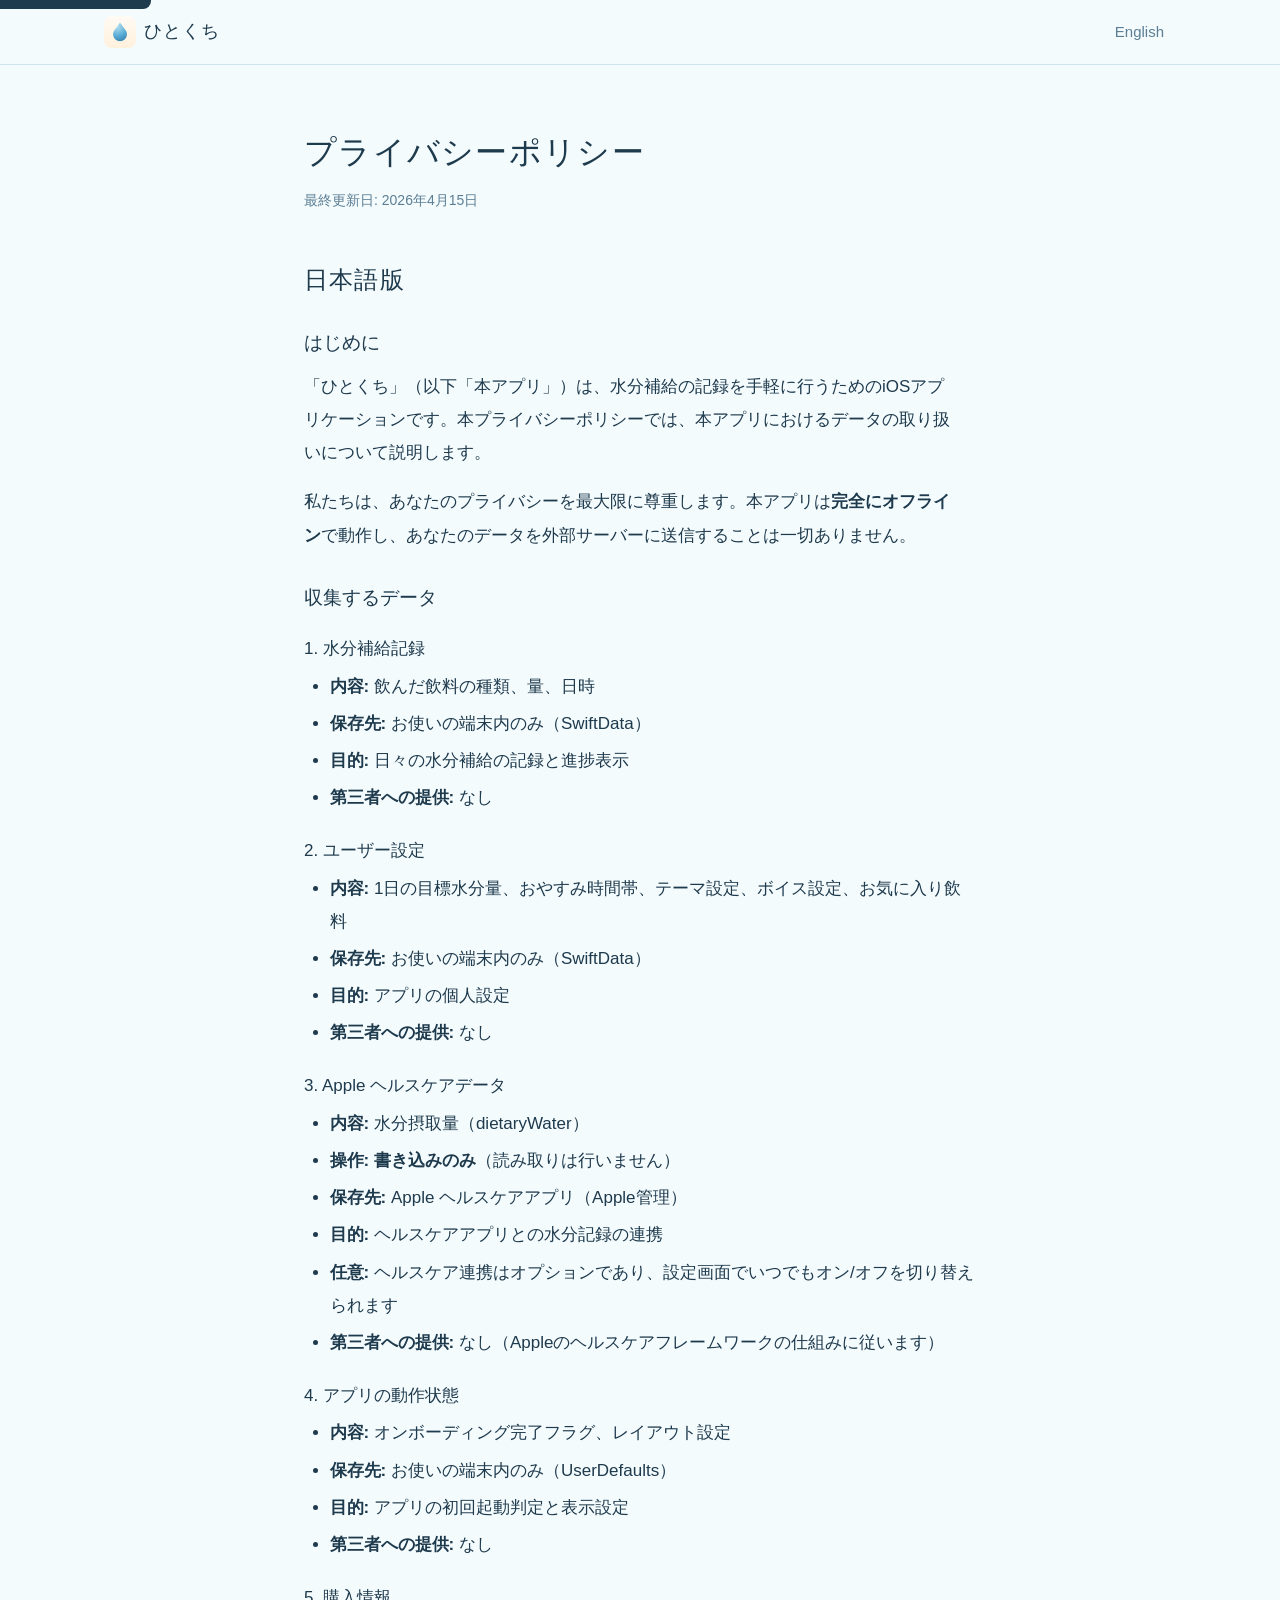
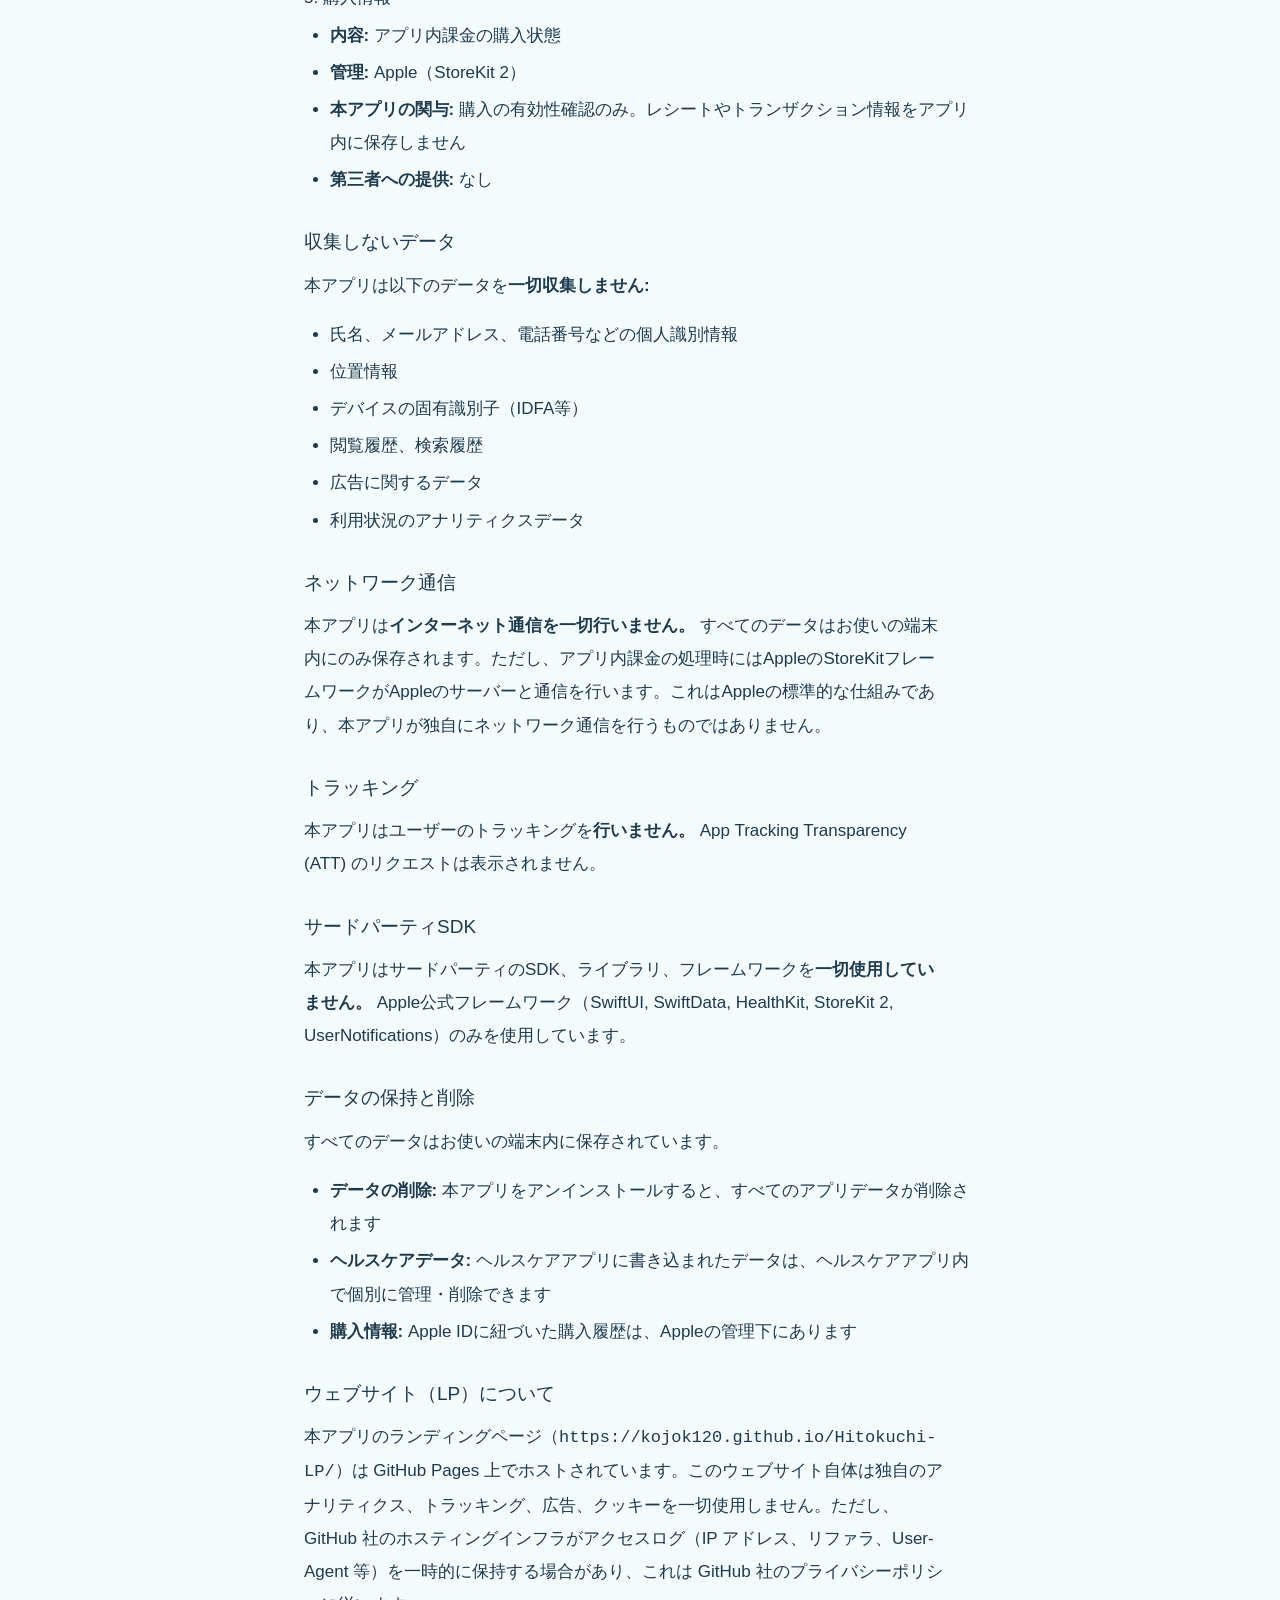
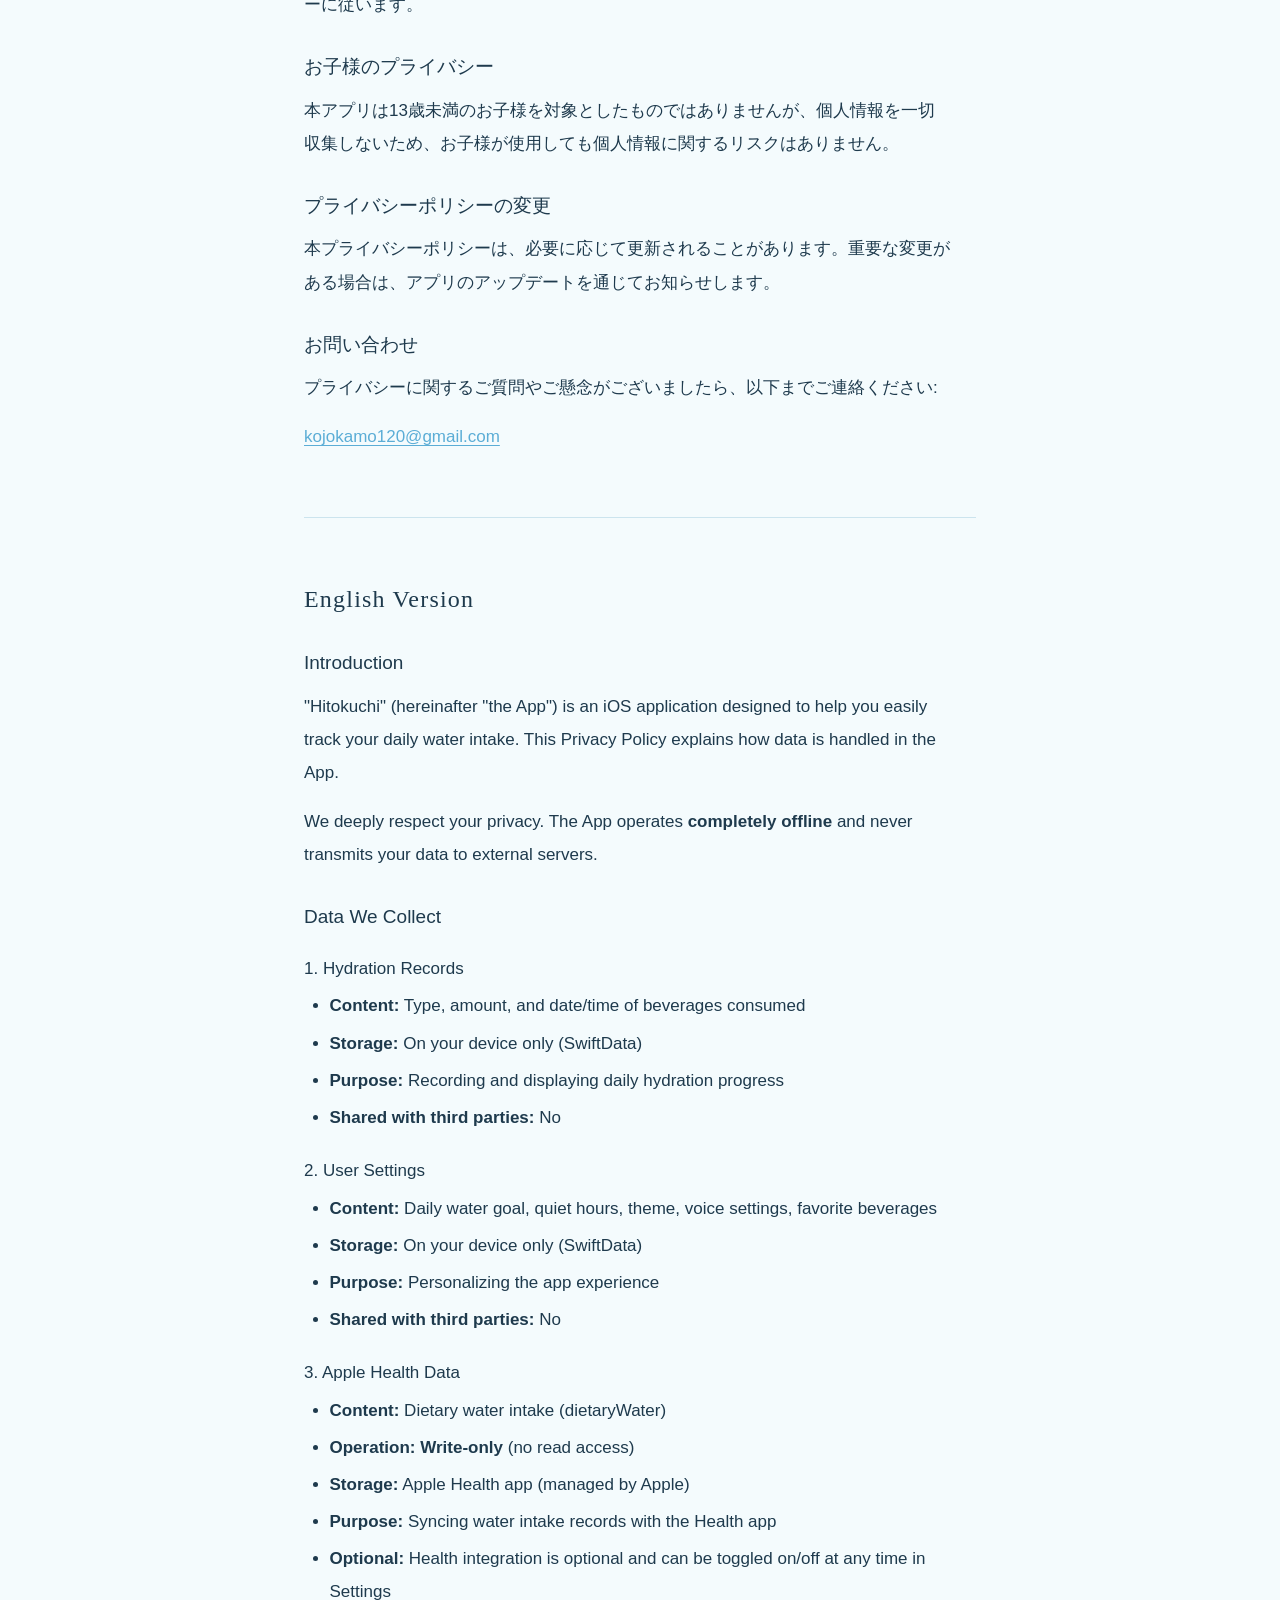
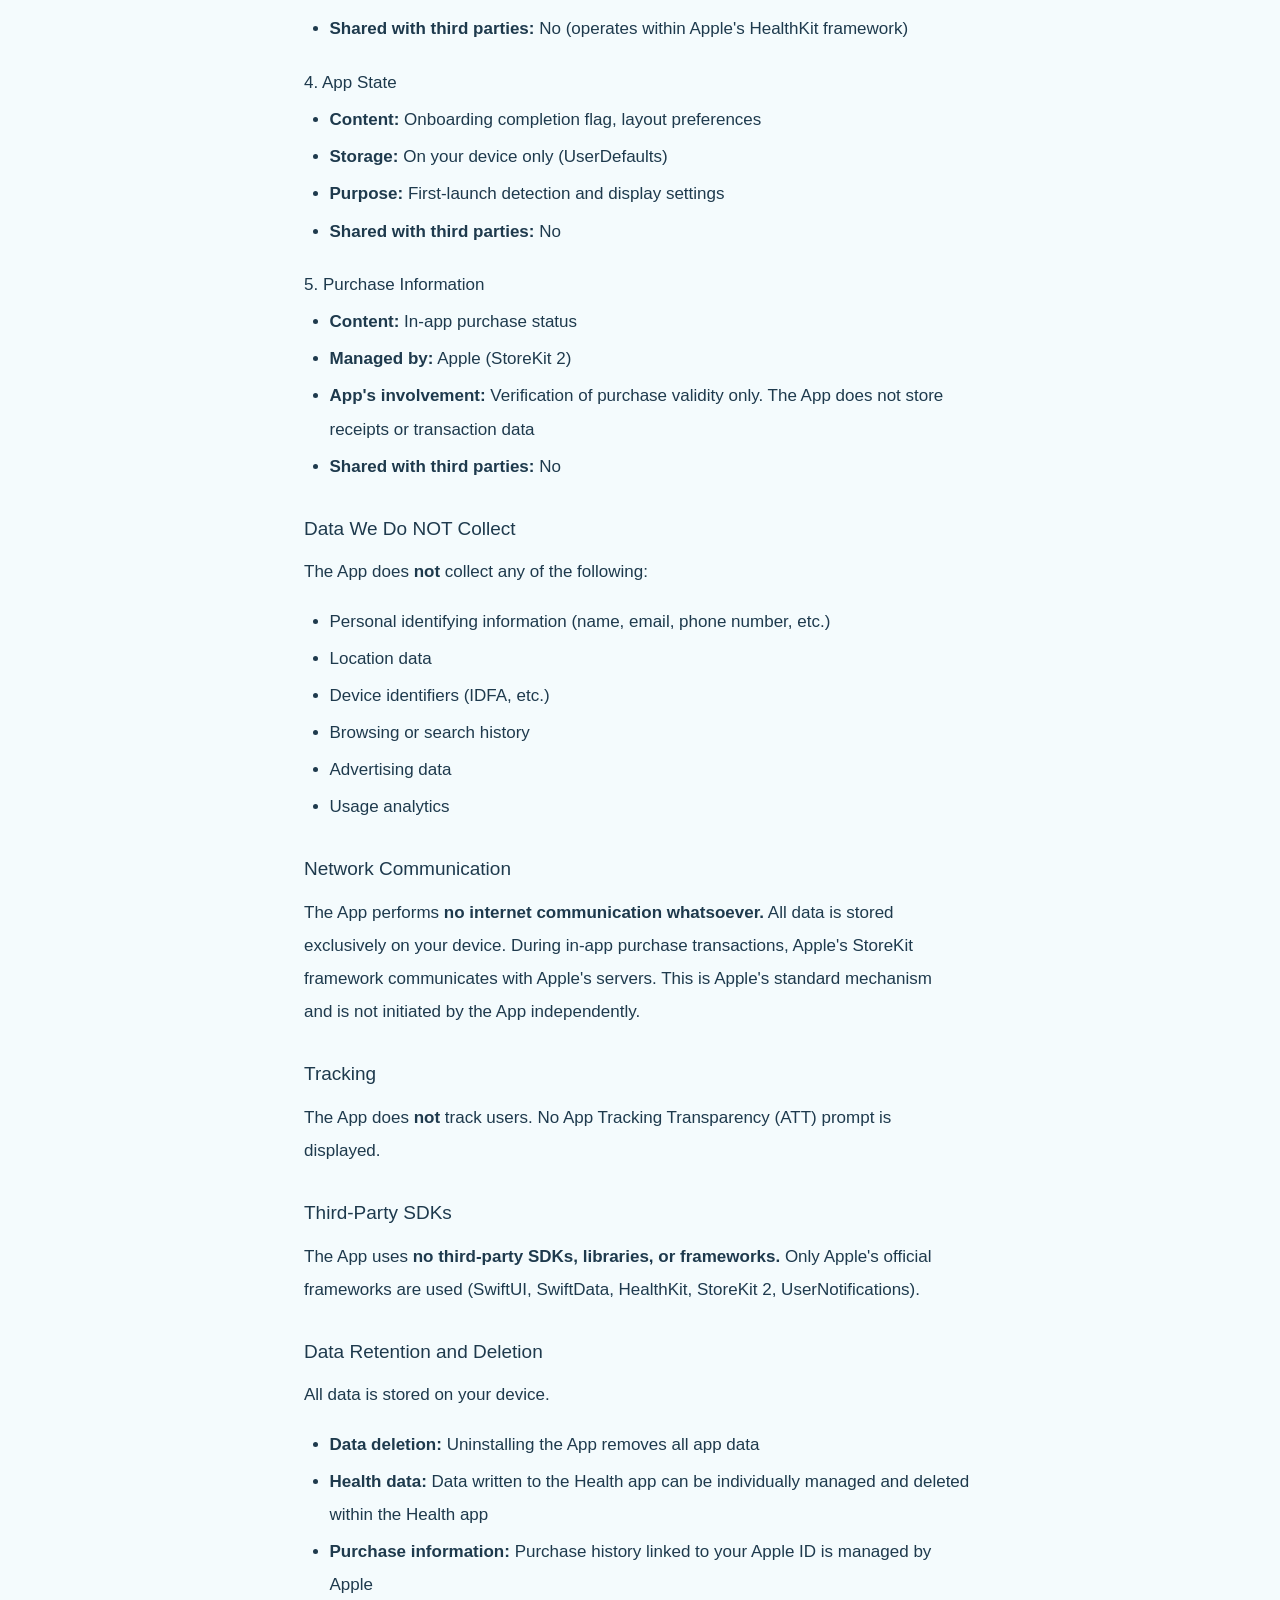
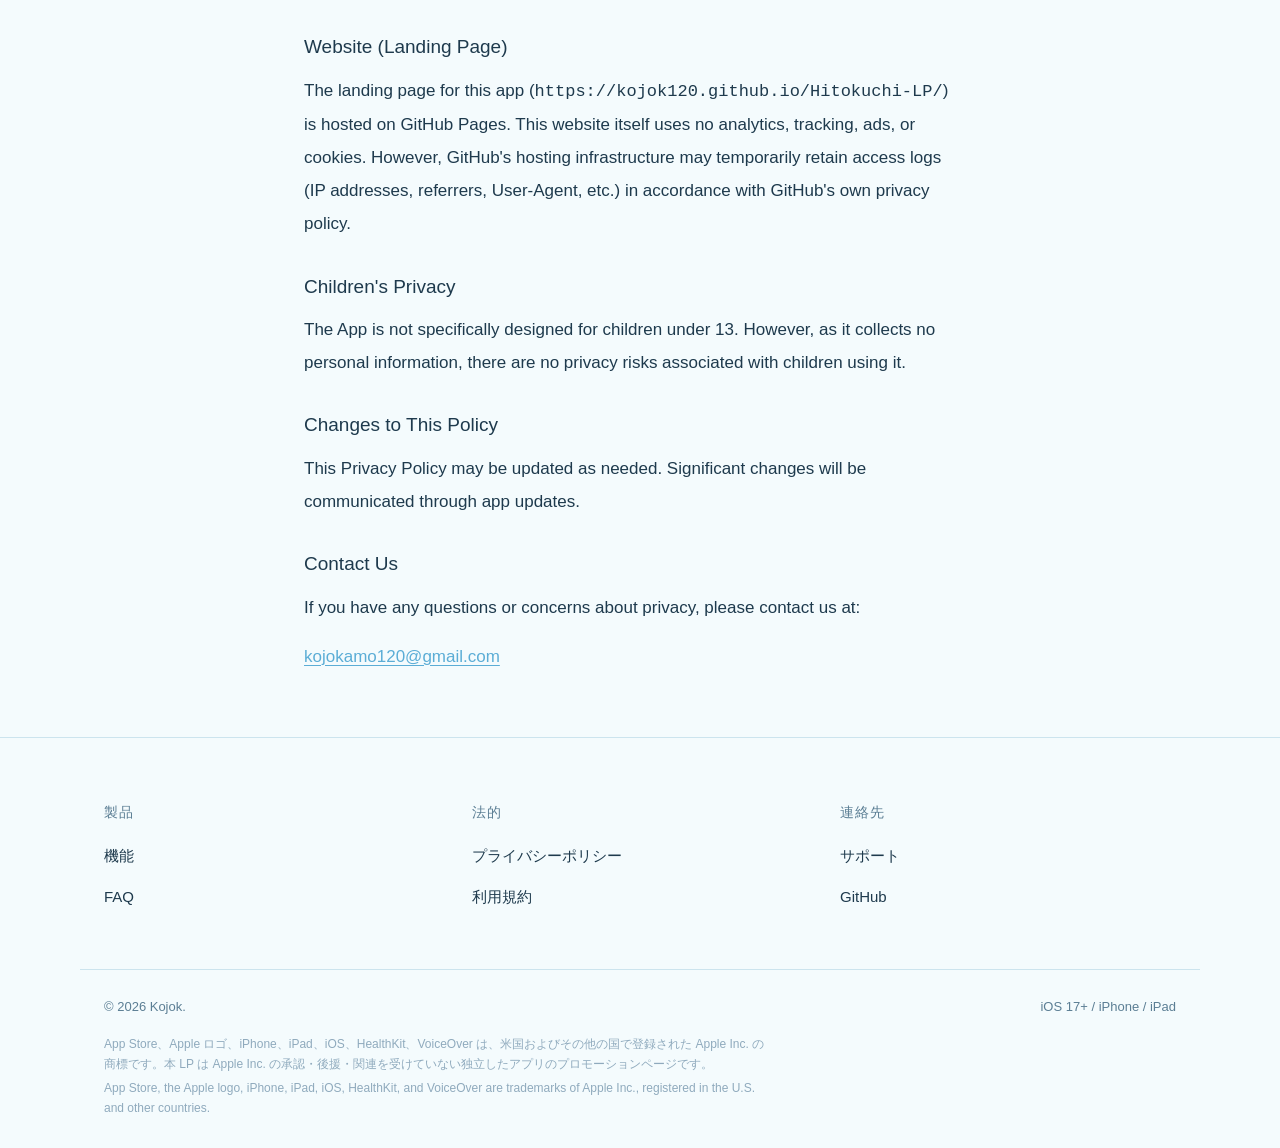
<file: privacy.html>
<!DOCTYPE html>
<html lang="ja">
<head>
  <meta charset="UTF-8">
  <meta name="viewport" content="width=device-width, initial-scale=1.0">
  <title>プライバシーポリシー — ひとくち (Hitokuchi)</title>
  <meta name="description" content="ひとくち (Hitokuchi) のプライバシーポリシー。本アプリは完全にオフラインで動作し、ユーザーデータを外部サーバーに送信しません。">
  <link rel="icon" type="image/png" sizes="32x32" href="./images/favicon-32x32.png">
  <link rel="icon" type="image/png" sizes="16x16" href="./images/favicon-16x16.png">
  <link rel="apple-touch-icon" sizes="180x180" href="./images/apple-touch-icon-180x180.png">
  <meta name="theme-color" content="#FFFBF5" media="(prefers-color-scheme: light)">
  <meta name="theme-color" content="#1C1816" media="(prefers-color-scheme: dark)">
  <link rel="canonical" href="https://kojok120.github.io/Hitokuchi-LP/privacy.html">
  <link rel="stylesheet" href="./css/styles.css">
</head>
<body>
  <a href="#main" class="skip-link">本文へスキップ</a>

  <header class="site-header" role="banner">
    <nav aria-label="メインナビゲーション">
      <a href="./index.html" class="site-logo">
        <img src="./images/app-icon.png" alt="ひとくちのアプリアイコン" width="32" height="32">
        <span>ひとくち</span>
      </a>
      <a href="./index.en.html" hreflang="en" lang="en" class="lang-link">English</a>
    </nav>
  </header>

  <main id="main" class="legal-content">
    <h1>プライバシーポリシー</h1>
    <p class="updated">最終更新日: 2026年4月15日</p>

    <h2>日本語版</h2>

    <h3>はじめに</h3>
    <p>「ひとくち」（以下「本アプリ」）は、水分補給の記録を手軽に行うためのiOSアプリケーションです。本プライバシーポリシーでは、本アプリにおけるデータの取り扱いについて説明します。</p>
    <p>私たちは、あなたのプライバシーを最大限に尊重します。本アプリは<strong>完全にオフライン</strong>で動作し、あなたのデータを外部サーバーに送信することは一切ありません。</p>

    <h3>収集するデータ</h3>

    <h4>1. 水分補給記録</h4>
    <ul>
      <li><strong>内容:</strong> 飲んだ飲料の種類、量、日時</li>
      <li><strong>保存先:</strong> お使いの端末内のみ（SwiftData）</li>
      <li><strong>目的:</strong> 日々の水分補給の記録と進捗表示</li>
      <li><strong>第三者への提供:</strong> なし</li>
    </ul>

    <h4>2. ユーザー設定</h4>
    <ul>
      <li><strong>内容:</strong> 1日の目標水分量、おやすみ時間帯、テーマ設定、ボイス設定、お気に入り飲料</li>
      <li><strong>保存先:</strong> お使いの端末内のみ（SwiftData）</li>
      <li><strong>目的:</strong> アプリの個人設定</li>
      <li><strong>第三者への提供:</strong> なし</li>
    </ul>

    <h4>3. Apple ヘルスケアデータ</h4>
    <ul>
      <li><strong>内容:</strong> 水分摂取量（dietaryWater）</li>
      <li><strong>操作:</strong> <strong>書き込みのみ</strong>（読み取りは行いません）</li>
      <li><strong>保存先:</strong> Apple ヘルスケアアプリ（Apple管理）</li>
      <li><strong>目的:</strong> ヘルスケアアプリとの水分記録の連携</li>
      <li><strong>任意:</strong> ヘルスケア連携はオプションであり、設定画面でいつでもオン/オフを切り替えられます</li>
      <li><strong>第三者への提供:</strong> なし（Appleのヘルスケアフレームワークの仕組みに従います）</li>
    </ul>

    <h4>4. アプリの動作状態</h4>
    <ul>
      <li><strong>内容:</strong> オンボーディング完了フラグ、レイアウト設定</li>
      <li><strong>保存先:</strong> お使いの端末内のみ（UserDefaults）</li>
      <li><strong>目的:</strong> アプリの初回起動判定と表示設定</li>
      <li><strong>第三者への提供:</strong> なし</li>
    </ul>

    <h4>5. 購入情報</h4>
    <ul>
      <li><strong>内容:</strong> アプリ内課金の購入状態</li>
      <li><strong>管理:</strong> Apple（StoreKit 2）</li>
      <li><strong>本アプリの関与:</strong> 購入の有効性確認のみ。レシートやトランザクション情報をアプリ内に保存しません</li>
      <li><strong>第三者への提供:</strong> なし</li>
    </ul>

    <h3>収集しないデータ</h3>
    <p>本アプリは以下のデータを<strong>一切収集しません:</strong></p>
    <ul>
      <li>氏名、メールアドレス、電話番号などの個人識別情報</li>
      <li>位置情報</li>
      <li>デバイスの固有識別子（IDFA等）</li>
      <li>閲覧履歴、検索履歴</li>
      <li>広告に関するデータ</li>
      <li>利用状況のアナリティクスデータ</li>
    </ul>

    <h3>ネットワーク通信</h3>
    <p>本アプリは<strong>インターネット通信を一切行いません。</strong> すべてのデータはお使いの端末内にのみ保存されます。ただし、アプリ内課金の処理時にはAppleのStoreKitフレームワークがAppleのサーバーと通信を行います。これはAppleの標準的な仕組みであり、本アプリが独自にネットワーク通信を行うものではありません。</p>

    <h3>トラッキング</h3>
    <p>本アプリはユーザーのトラッキングを<strong>行いません。</strong> App Tracking Transparency (ATT) のリクエストは表示されません。</p>

    <h3>サードパーティSDK</h3>
    <p>本アプリはサードパーティのSDK、ライブラリ、フレームワークを<strong>一切使用していません。</strong> Apple公式フレームワーク（SwiftUI, SwiftData, HealthKit, StoreKit 2, UserNotifications）のみを使用しています。</p>

    <h3>データの保持と削除</h3>
    <p>すべてのデータはお使いの端末内に保存されています。</p>
    <ul>
      <li><strong>データの削除:</strong> 本アプリをアンインストールすると、すべてのアプリデータが削除されます</li>
      <li><strong>ヘルスケアデータ:</strong> ヘルスケアアプリに書き込まれたデータは、ヘルスケアアプリ内で個別に管理・削除できます</li>
      <li><strong>購入情報:</strong> Apple IDに紐づいた購入履歴は、Appleの管理下にあります</li>
    </ul>

    <h3>ウェブサイト（LP）について</h3>
    <p>本アプリのランディングページ（<code>https://kojok120.github.io/Hitokuchi-LP/</code>）は GitHub Pages 上でホストされています。このウェブサイト自体は独自のアナリティクス、トラッキング、広告、クッキーを一切使用しません。ただし、GitHub 社のホスティングインフラがアクセスログ（IP アドレス、リファラ、User-Agent 等）を一時的に保持する場合があり、これは GitHub 社のプライバシーポリシーに従います。</p>

    <h3>お子様のプライバシー</h3>
    <p>本アプリは13歳未満のお子様を対象としたものではありませんが、個人情報を一切収集しないため、お子様が使用しても個人情報に関するリスクはありません。</p>

    <h3>プライバシーポリシーの変更</h3>
    <p>本プライバシーポリシーは、必要に応じて更新されることがあります。重要な変更がある場合は、アプリのアップデートを通じてお知らせします。</p>

    <h3>お問い合わせ</h3>
    <p>プライバシーに関するご質問やご懸念がございましたら、以下までご連絡ください:</p>
    <p><a href="mailto:kojokamo120@gmail.com">kojokamo120@gmail.com</a></p>

    <hr style="margin: var(--sp-3xl) 0; border: none; border-top: 1px solid var(--border-default);">

    <h2>English Version</h2>

    <h3>Introduction</h3>
    <p>"Hitokuchi" (hereinafter "the App") is an iOS application designed to help you easily track your daily water intake. This Privacy Policy explains how data is handled in the App.</p>
    <p>We deeply respect your privacy. The App operates <strong>completely offline</strong> and never transmits your data to external servers.</p>

    <h3>Data We Collect</h3>

    <h4>1. Hydration Records</h4>
    <ul>
      <li><strong>Content:</strong> Type, amount, and date/time of beverages consumed</li>
      <li><strong>Storage:</strong> On your device only (SwiftData)</li>
      <li><strong>Purpose:</strong> Recording and displaying daily hydration progress</li>
      <li><strong>Shared with third parties:</strong> No</li>
    </ul>

    <h4>2. User Settings</h4>
    <ul>
      <li><strong>Content:</strong> Daily water goal, quiet hours, theme, voice settings, favorite beverages</li>
      <li><strong>Storage:</strong> On your device only (SwiftData)</li>
      <li><strong>Purpose:</strong> Personalizing the app experience</li>
      <li><strong>Shared with third parties:</strong> No</li>
    </ul>

    <h4>3. Apple Health Data</h4>
    <ul>
      <li><strong>Content:</strong> Dietary water intake (dietaryWater)</li>
      <li><strong>Operation:</strong> <strong>Write-only</strong> (no read access)</li>
      <li><strong>Storage:</strong> Apple Health app (managed by Apple)</li>
      <li><strong>Purpose:</strong> Syncing water intake records with the Health app</li>
      <li><strong>Optional:</strong> Health integration is optional and can be toggled on/off at any time in Settings</li>
      <li><strong>Shared with third parties:</strong> No (operates within Apple's HealthKit framework)</li>
    </ul>

    <h4>4. App State</h4>
    <ul>
      <li><strong>Content:</strong> Onboarding completion flag, layout preferences</li>
      <li><strong>Storage:</strong> On your device only (UserDefaults)</li>
      <li><strong>Purpose:</strong> First-launch detection and display settings</li>
      <li><strong>Shared with third parties:</strong> No</li>
    </ul>

    <h4>5. Purchase Information</h4>
    <ul>
      <li><strong>Content:</strong> In-app purchase status</li>
      <li><strong>Managed by:</strong> Apple (StoreKit 2)</li>
      <li><strong>App's involvement:</strong> Verification of purchase validity only. The App does not store receipts or transaction data</li>
      <li><strong>Shared with third parties:</strong> No</li>
    </ul>

    <h3>Data We Do NOT Collect</h3>
    <p>The App does <strong>not</strong> collect any of the following:</p>
    <ul>
      <li>Personal identifying information (name, email, phone number, etc.)</li>
      <li>Location data</li>
      <li>Device identifiers (IDFA, etc.)</li>
      <li>Browsing or search history</li>
      <li>Advertising data</li>
      <li>Usage analytics</li>
    </ul>

    <h3>Network Communication</h3>
    <p>The App performs <strong>no internet communication whatsoever.</strong> All data is stored exclusively on your device. During in-app purchase transactions, Apple's StoreKit framework communicates with Apple's servers. This is Apple's standard mechanism and is not initiated by the App independently.</p>

    <h3>Tracking</h3>
    <p>The App does <strong>not</strong> track users. No App Tracking Transparency (ATT) prompt is displayed.</p>

    <h3>Third-Party SDKs</h3>
    <p>The App uses <strong>no third-party SDKs, libraries, or frameworks.</strong> Only Apple's official frameworks are used (SwiftUI, SwiftData, HealthKit, StoreKit 2, UserNotifications).</p>

    <h3>Data Retention and Deletion</h3>
    <p>All data is stored on your device.</p>
    <ul>
      <li><strong>Data deletion:</strong> Uninstalling the App removes all app data</li>
      <li><strong>Health data:</strong> Data written to the Health app can be individually managed and deleted within the Health app</li>
      <li><strong>Purchase information:</strong> Purchase history linked to your Apple ID is managed by Apple</li>
    </ul>

    <h3>Website (Landing Page)</h3>
    <p>The landing page for this app (<code>https://kojok120.github.io/Hitokuchi-LP/</code>) is hosted on GitHub Pages. This website itself uses no analytics, tracking, ads, or cookies. However, GitHub's hosting infrastructure may temporarily retain access logs (IP addresses, referrers, User-Agent, etc.) in accordance with GitHub's own privacy policy.</p>

    <h3>Children's Privacy</h3>
    <p>The App is not specifically designed for children under 13. However, as it collects no personal information, there are no privacy risks associated with children using it.</p>

    <h3>Changes to This Policy</h3>
    <p>This Privacy Policy may be updated as needed. Significant changes will be communicated through app updates.</p>

    <h3>Contact Us</h3>
    <p>If you have any questions or concerns about privacy, please contact us at:</p>
    <p><a href="mailto:kojokamo120@gmail.com">kojokamo120@gmail.com</a></p>
  </main>

  <footer class="site-footer" role="contentinfo">
    <div class="footer-grid">
      <div class="footer-col">
        <h4>製品</h4>
        <ul>
          <li><a href="./index.html#different">機能</a></li>
          <li><a href="./index.html#faq">FAQ</a></li>
        </ul>
      </div>
      <div class="footer-col">
        <h4>法的</h4>
        <ul>
          <li><a href="./privacy.html" aria-current="page">プライバシーポリシー</a></li>
          <li><a href="./terms.html">利用規約</a></li>
        </ul>
      </div>
      <div class="footer-col">
        <h4>連絡先</h4>
        <ul>
          <li><a href="./support.html">サポート</a></li>
          <li><a href="https://github.com/Kojok120/Hitokuchi" target="_blank" rel="noopener">GitHub</a></li>
        </ul>
      </div>
    </div>
    <div class="footer-base">
      <span>&copy; 2026 Kojok.</span>
      <span>iOS 17+ / iPhone / iPad</span>
    </div>
    <div class="footer-trademark">
      <p>App Store、Apple ロゴ、iPhone、iPad、iOS、HealthKit、VoiceOver は、米国およびその他の国で登録された Apple Inc. の商標です。本 LP は Apple Inc. の承認・後援・関連を受けていない独立したアプリのプロモーションページです。</p>
      <p>App Store, the Apple logo, iPhone, iPad, iOS, HealthKit, and VoiceOver are trademarks of Apple Inc., registered in the U.S. and other countries.</p>
    </div>
  </footer>
</body>
</html>
</file>
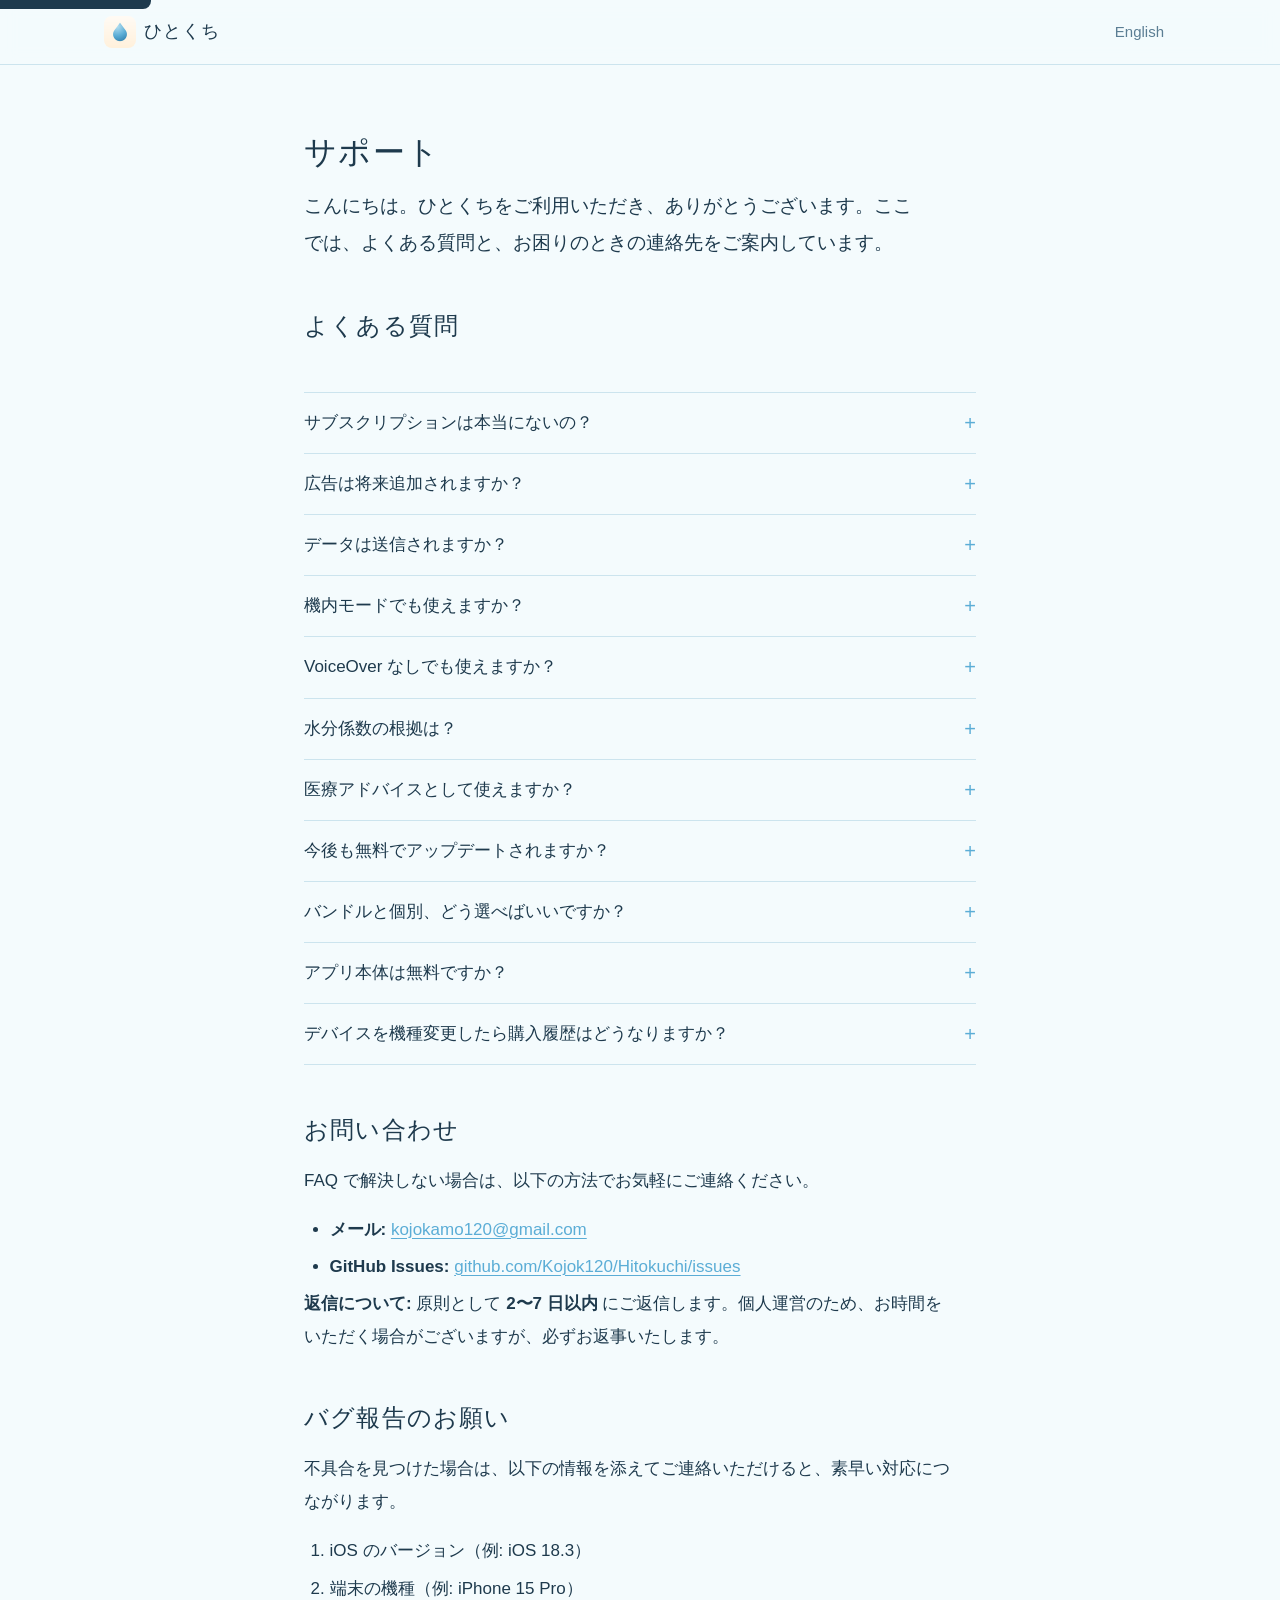
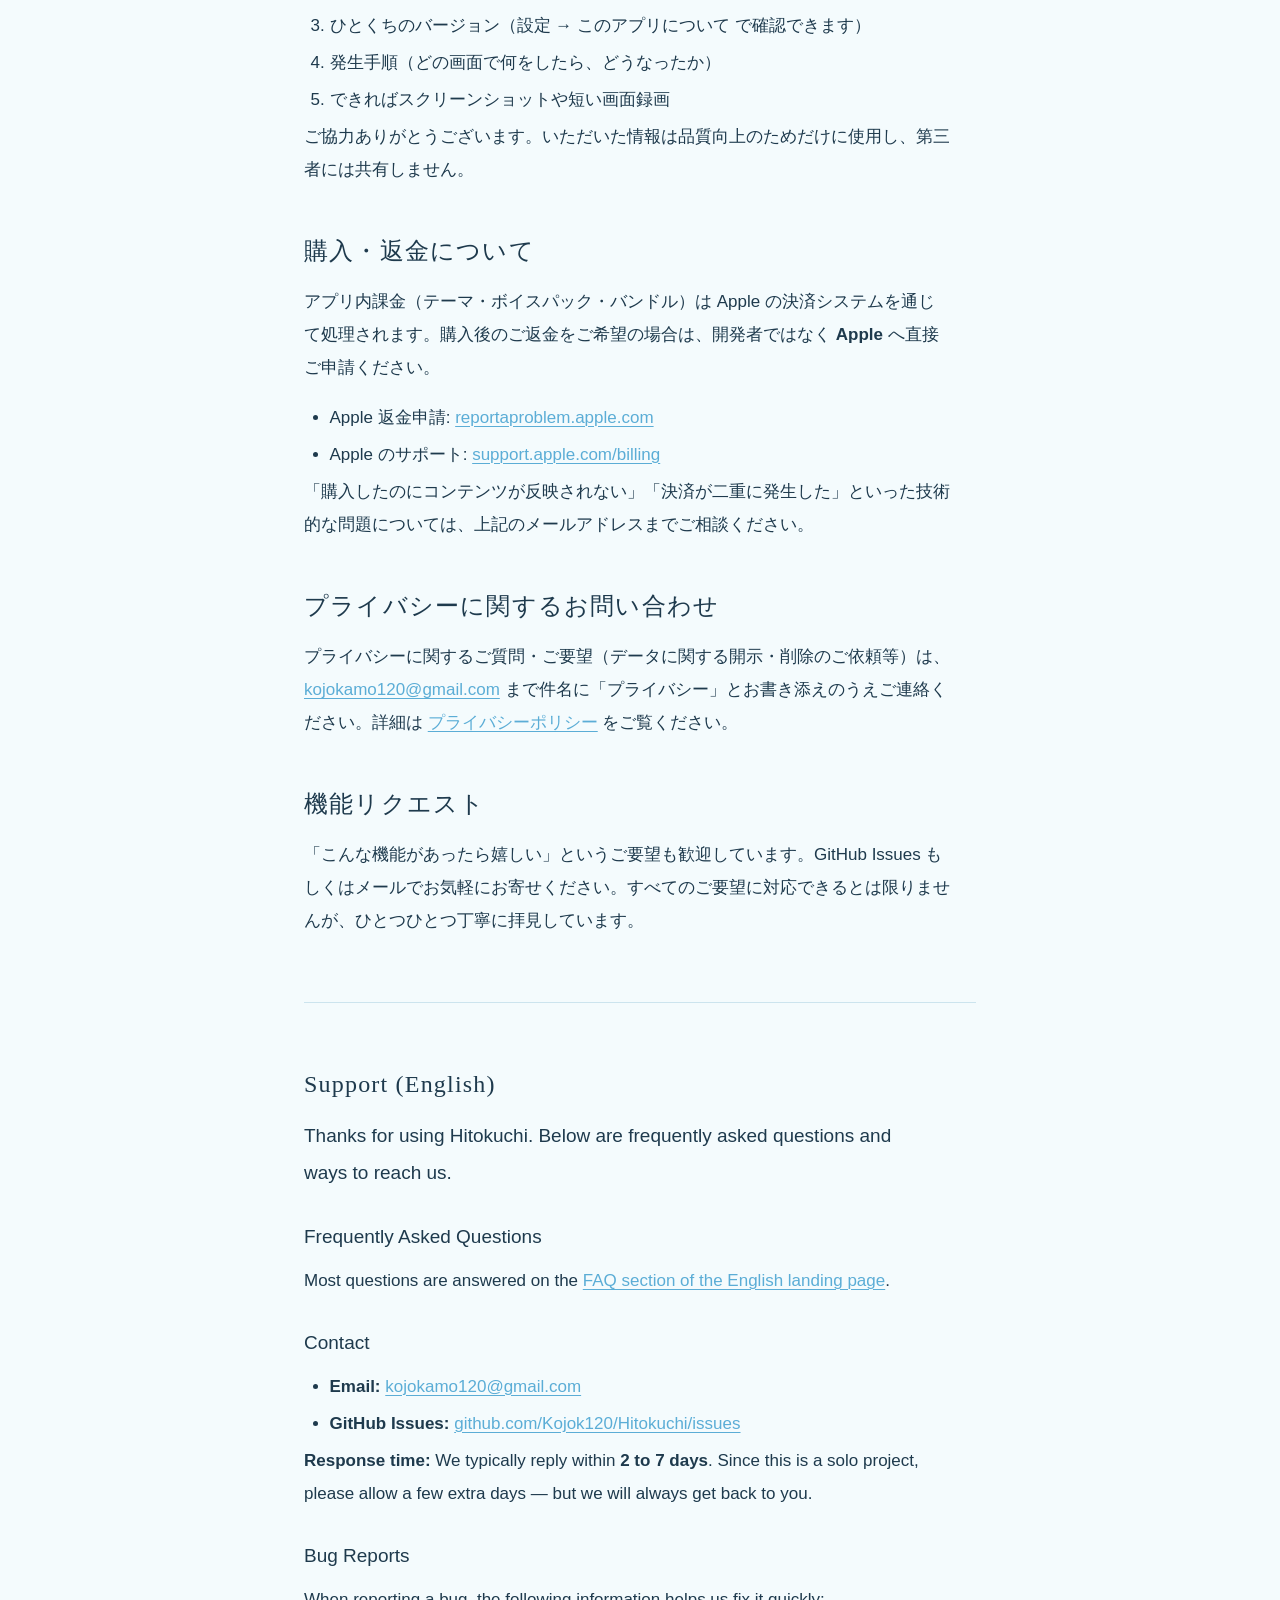
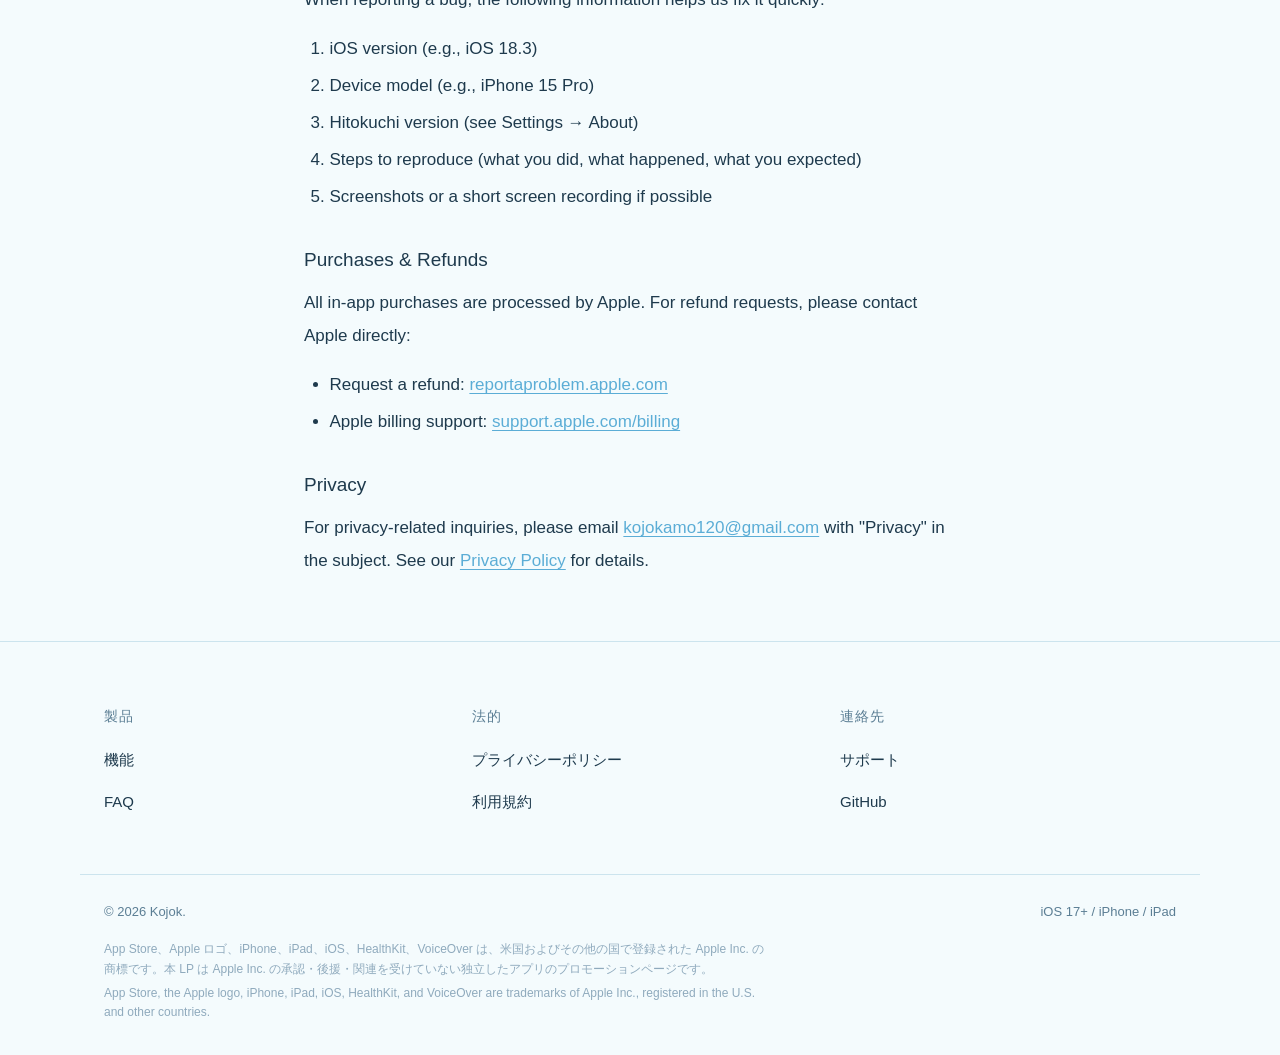
<file: support.html>
<!DOCTYPE html>
<html lang="ja">
<head>
  <meta charset="UTF-8">
  <meta name="viewport" content="width=device-width, initial-scale=1.0">
  <title>サポート — ひとくち (Hitokuchi)</title>
  <meta name="description" content="ひとくち (Hitokuchi) のサポートページ。よくある質問、お問い合わせ、バグ報告、返金に関する情報をご案内します。">
  <link rel="icon" type="image/png" sizes="32x32" href="./images/favicon-32x32.png">
  <link rel="icon" type="image/png" sizes="16x16" href="./images/favicon-16x16.png">
  <link rel="apple-touch-icon" sizes="180x180" href="./images/apple-touch-icon-180x180.png">
  <meta name="theme-color" content="#FFFBF5" media="(prefers-color-scheme: light)">
  <meta name="theme-color" content="#1C1816" media="(prefers-color-scheme: dark)">
  <link rel="canonical" href="https://kojok120.github.io/Hitokuchi-LP/support.html">
  <link rel="stylesheet" href="./css/styles.css">
</head>
<body>
  <a href="#main" class="skip-link">本文へスキップ</a>

  <header class="site-header" role="banner">
    <nav aria-label="メインナビゲーション">
      <a href="./index.html" class="site-logo">
        <img src="./images/app-icon.png" alt="ひとくちのアプリアイコン" width="32" height="32">
        <span>ひとくち</span>
      </a>
      <a href="./index.en.html" hreflang="en" lang="en" class="lang-link">English</a>
    </nav>
  </header>

  <main id="main" class="legal-content">
    <h1>サポート</h1>
    <p class="lead">こんにちは。ひとくちをご利用いただき、ありがとうございます。ここでは、よくある質問と、お困りのときの連絡先をご案内しています。</p>

    <h2>よくある質問</h2>
    <div class="faq-list">
      <details class="faq-item">
        <summary>サブスクリプションは本当にないの？</summary>
        <p class="faq-answer">はい、すべて一回きりの買い切りです。毎月の支払いは発生しません。</p>
      </details>
      <details class="faq-item">
        <summary>広告は将来追加されますか？</summary>
        <p class="faq-answer">永久にありません。「広告なし」はアプリの設計思想です。</p>
      </details>
      <details class="faq-item">
        <summary>データは送信されますか？</summary>
        <p class="faq-answer">いいえ。HealthKit への書き込み以外、外部通信は一切行いません。記録データはあなたのデバイスから出ません。</p>
      </details>
      <details class="faq-item">
        <summary>機内モードでも使えますか？</summary>
        <p class="faq-answer">はい、完全にオフラインで動作します。ネットワーク接続は不要です。</p>
      </details>
      <details class="faq-item">
        <summary>VoiceOver なしでも使えますか？</summary>
        <p class="faq-answer">はい。VoiceOver First 設計ですが、視覚ユーザーにとってもシンプルで迷わない UI になっています。</p>
      </details>
      <details class="faq-item">
        <summary>水分係数の根拠は？</summary>
        <p class="faq-answer">文部科学省『日本食品標準成分表』に準拠しています。煎茶 0.99、玉露 0.95、味噌汁 0.90、コーヒー 0.85 など、飲み物ごとに個別に設定しています。</p>
      </details>
      <details class="faq-item">
        <summary>医療アドバイスとして使えますか？</summary>
        <p class="faq-answer">いいえ、医療機器ではありません。毎日の「気づき」をそっと後押しするアプリです。健康に関する判断は、かかりつけの医師にご相談ください。</p>
      </details>
      <details class="faq-item">
        <summary>今後も無料でアップデートされますか？</summary>
        <p class="faq-answer">v1 系のバグ修正・iOS 互換性アップデートは継続します。v2 以降の大幅な新機能は別売 IAP となる可能性があり、その際は事前にお知らせします。</p>
      </details>
      <details class="faq-item">
        <summary>バンドルと個別、どう選べばいいですか？</summary>
        <p class="faq-answer">全部入りバンドル $3.99 には、5 種のテーマと 2 種のボイスパックがすべて含まれます。個別購入は各 $0.99 で、気に入ったものだけを選べます。全部揃えたい場合はバンドルのほうがお得です（個別で全 7 点は $6.93）。正確な価格は App Store の表示をご確認ください。</p>
      </details>
      <details class="faq-item">
        <summary>アプリ本体は無料ですか？</summary>
        <p class="faq-answer">はい。ダウンロードと基本機能（記録・通知・標準語メッセージ・デフォルトテーマ）はすべて無料でご利用いただけます。テーマとボイスパックは、必要な人が必要な分だけ購入できる仕組みです。</p>
      </details>
      <details class="faq-item">
        <summary>デバイスを機種変更したら購入履歴はどうなりますか？</summary>
        <p class="faq-answer">同じ Apple ID でサインインしていれば、設定画面の「購入を復元」から過去の購入を復元できます。Family Sharing にも対応しています。</p>
      </details>
    </div>

    <h2>お問い合わせ</h2>
    <p>FAQ で解決しない場合は、以下の方法でお気軽にご連絡ください。</p>
    <ul>
      <li><strong>メール:</strong> <a href="mailto:kojokamo120@gmail.com?subject=%E3%81%B2%E3%81%A8%E3%81%8F%E3%81%A1%E3%81%AE%E3%81%8A%E5%95%8F%E3%81%84%E5%90%88%E3%82%8F%E3%81%9B">kojokamo120@gmail.com</a></li>
      <li><strong>GitHub Issues:</strong> <a href="https://github.com/Kojok120/Hitokuchi/issues" target="_blank" rel="noopener">github.com/Kojok120/Hitokuchi/issues</a></li>
    </ul>
    <p><strong>返信について:</strong> 原則として <strong>2〜7 日以内</strong> にご返信します。個人運営のため、お時間をいただく場合がございますが、必ずお返事いたします。</p>

    <h2>バグ報告のお願い</h2>
    <p>不具合を見つけた場合は、以下の情報を添えてご連絡いただけると、素早い対応につながります。</p>
    <ol>
      <li>iOS のバージョン（例: iOS 18.3）</li>
      <li>端末の機種（例: iPhone 15 Pro）</li>
      <li>ひとくちのバージョン（設定 → このアプリについて で確認できます）</li>
      <li>発生手順（どの画面で何をしたら、どうなったか）</li>
      <li>できればスクリーンショットや短い画面録画</li>
    </ol>
    <p>ご協力ありがとうございます。いただいた情報は品質向上のためだけに使用し、第三者には共有しません。</p>

    <h2>購入・返金について</h2>
    <p>アプリ内課金（テーマ・ボイスパック・バンドル）は Apple の決済システムを通じて処理されます。購入後のご返金をご希望の場合は、開発者ではなく <strong>Apple</strong> へ直接ご申請ください。</p>
    <ul>
      <li>Apple 返金申請: <a href="https://reportaproblem.apple.com/" target="_blank" rel="noopener">reportaproblem.apple.com</a></li>
      <li>Apple のサポート: <a href="https://support.apple.com/billing" target="_blank" rel="noopener">support.apple.com/billing</a></li>
    </ul>
    <p>「購入したのにコンテンツが反映されない」「決済が二重に発生した」といった技術的な問題については、上記のメールアドレスまでご相談ください。</p>

    <h2>プライバシーに関するお問い合わせ</h2>
    <p>プライバシーに関するご質問・ご要望（データに関する開示・削除のご依頼等）は、<a href="mailto:kojokamo120@gmail.com?subject=%5B%E3%83%97%E3%83%A9%E3%82%A4%E3%83%90%E3%82%B7%E3%83%BC%5D%E3%81%8A%E5%95%8F%E3%81%84%E5%90%88%E3%82%8F%E3%81%9B">kojokamo120@gmail.com</a> まで件名に「プライバシー」とお書き添えのうえご連絡ください。詳細は <a href="./privacy.html">プライバシーポリシー</a> をご覧ください。</p>

    <h2>機能リクエスト</h2>
    <p>「こんな機能があったら嬉しい」というご要望も歓迎しています。GitHub Issues もしくはメールでお気軽にお寄せください。すべてのご要望に対応できるとは限りませんが、ひとつひとつ丁寧に拝見しています。</p>

    <hr style="margin: var(--sp-3xl) 0; border: none; border-top: 1px solid var(--border-default);">

    <h2>Support (English)</h2>
    <p class="lead">Thanks for using Hitokuchi. Below are frequently asked questions and ways to reach us.</p>

    <h3>Frequently Asked Questions</h3>
    <p>Most questions are answered on the <a href="./index.en.html#faq">FAQ section of the English landing page</a>.</p>

    <h3>Contact</h3>
    <ul>
      <li><strong>Email:</strong> <a href="mailto:kojokamo120@gmail.com">kojokamo120@gmail.com</a></li>
      <li><strong>GitHub Issues:</strong> <a href="https://github.com/Kojok120/Hitokuchi/issues" target="_blank" rel="noopener">github.com/Kojok120/Hitokuchi/issues</a></li>
    </ul>
    <p><strong>Response time:</strong> We typically reply within <strong>2 to 7 days</strong>. Since this is a solo project, please allow a few extra days — but we will always get back to you.</p>

    <h3>Bug Reports</h3>
    <p>When reporting a bug, the following information helps us fix it quickly:</p>
    <ol>
      <li>iOS version (e.g., iOS 18.3)</li>
      <li>Device model (e.g., iPhone 15 Pro)</li>
      <li>Hitokuchi version (see Settings → About)</li>
      <li>Steps to reproduce (what you did, what happened, what you expected)</li>
      <li>Screenshots or a short screen recording if possible</li>
    </ol>

    <h3>Purchases &amp; Refunds</h3>
    <p>All in-app purchases are processed by Apple. For refund requests, please contact Apple directly:</p>
    <ul>
      <li>Request a refund: <a href="https://reportaproblem.apple.com/" target="_blank" rel="noopener">reportaproblem.apple.com</a></li>
      <li>Apple billing support: <a href="https://support.apple.com/billing" target="_blank" rel="noopener">support.apple.com/billing</a></li>
    </ul>

    <h3>Privacy</h3>
    <p>For privacy-related inquiries, please email <a href="mailto:kojokamo120@gmail.com">kojokamo120@gmail.com</a> with "Privacy" in the subject. See our <a href="./privacy.html">Privacy Policy</a> for details.</p>
  </main>

  <footer class="site-footer" role="contentinfo">
    <div class="footer-grid">
      <div class="footer-col">
        <h4>製品</h4>
        <ul>
          <li><a href="./index.html#different">機能</a></li>
          <li><a href="./index.html#faq">FAQ</a></li>
        </ul>
      </div>
      <div class="footer-col">
        <h4>法的</h4>
        <ul>
          <li><a href="./privacy.html">プライバシーポリシー</a></li>
          <li><a href="./terms.html">利用規約</a></li>
        </ul>
      </div>
      <div class="footer-col">
        <h4>連絡先</h4>
        <ul>
          <li><a href="./support.html" aria-current="page">サポート</a></li>
          <li><a href="https://github.com/Kojok120/Hitokuchi" target="_blank" rel="noopener">GitHub</a></li>
        </ul>
      </div>
    </div>
    <div class="footer-base">
      <span>&copy; 2026 Kojok.</span>
      <span>iOS 17+ / iPhone / iPad</span>
    </div>
    <div class="footer-trademark">
      <p>App Store、Apple ロゴ、iPhone、iPad、iOS、HealthKit、VoiceOver は、米国およびその他の国で登録された Apple Inc. の商標です。本 LP は Apple Inc. の承認・後援・関連を受けていない独立したアプリのプロモーションページです。</p>
      <p>App Store, the Apple logo, iPhone, iPad, iOS, HealthKit, and VoiceOver are trademarks of Apple Inc., registered in the U.S. and other countries.</p>
    </div>
  </footer>
</body>
</html>
</file>
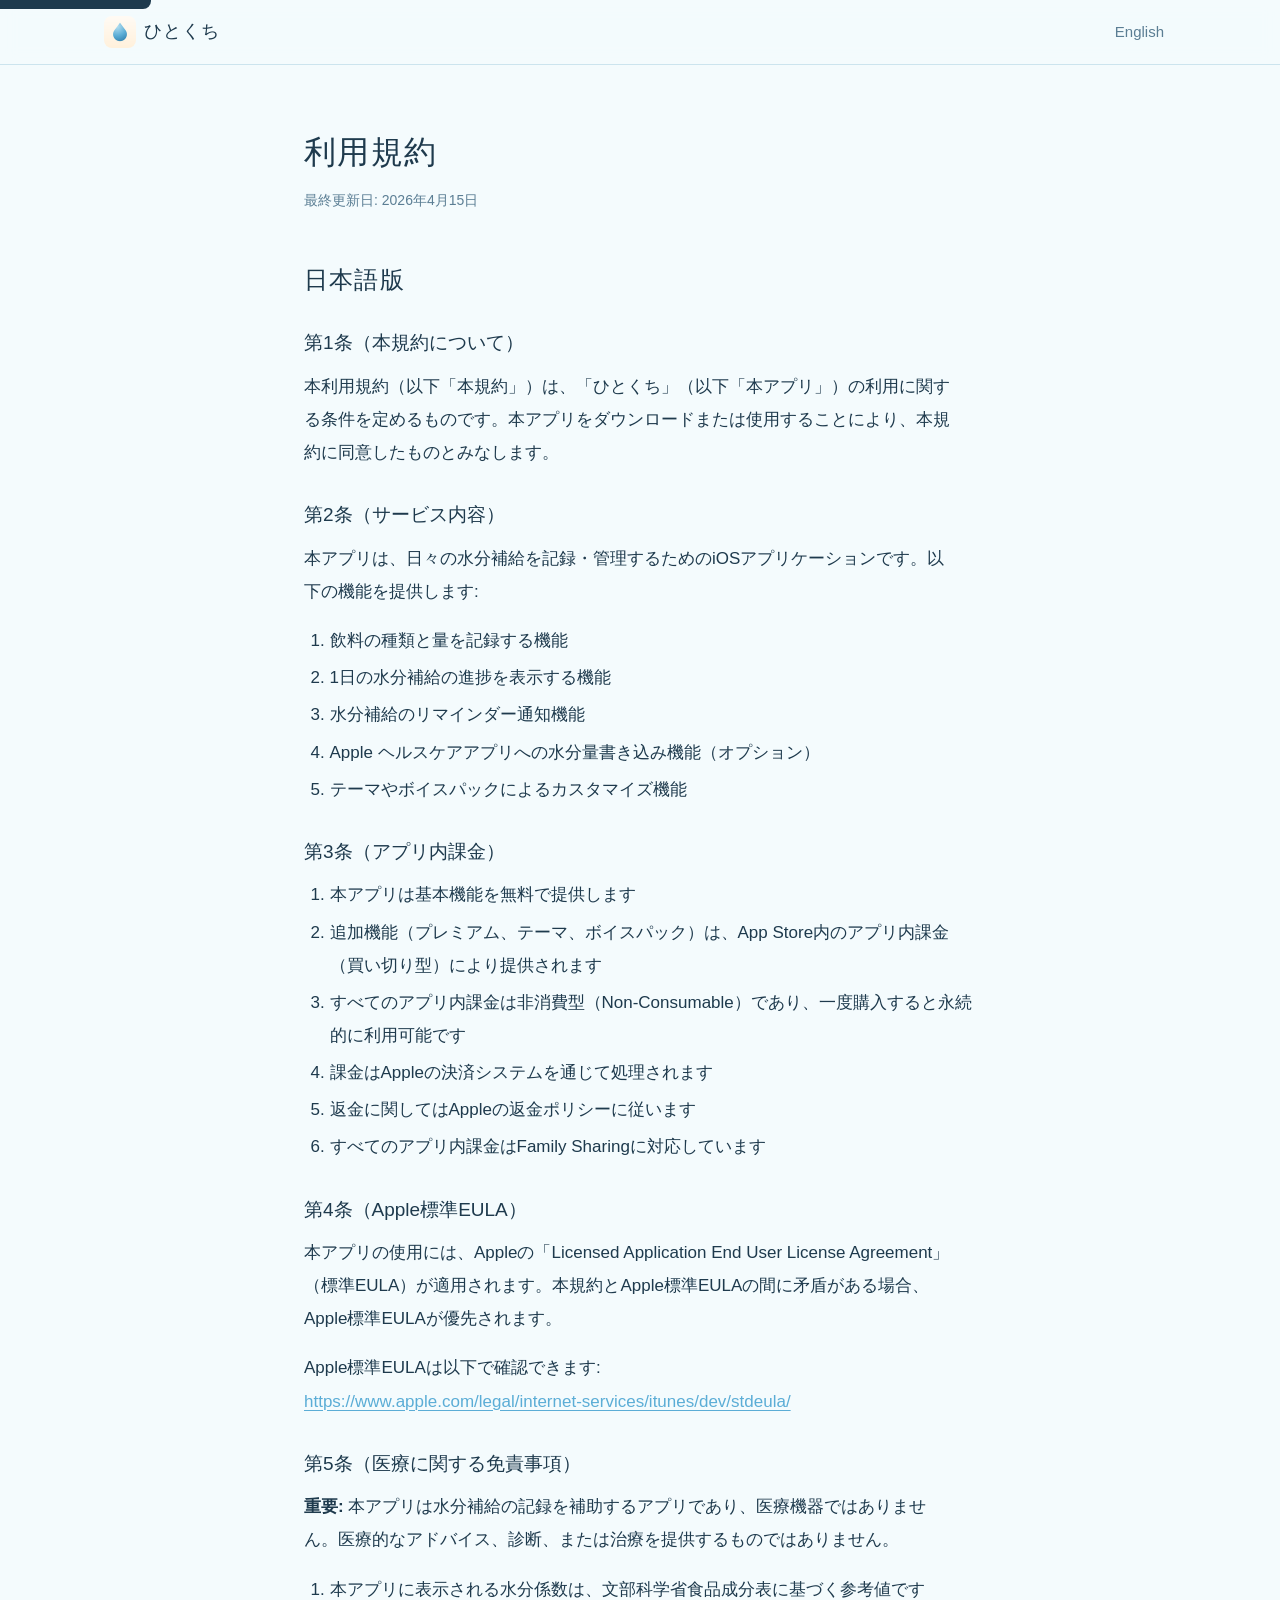
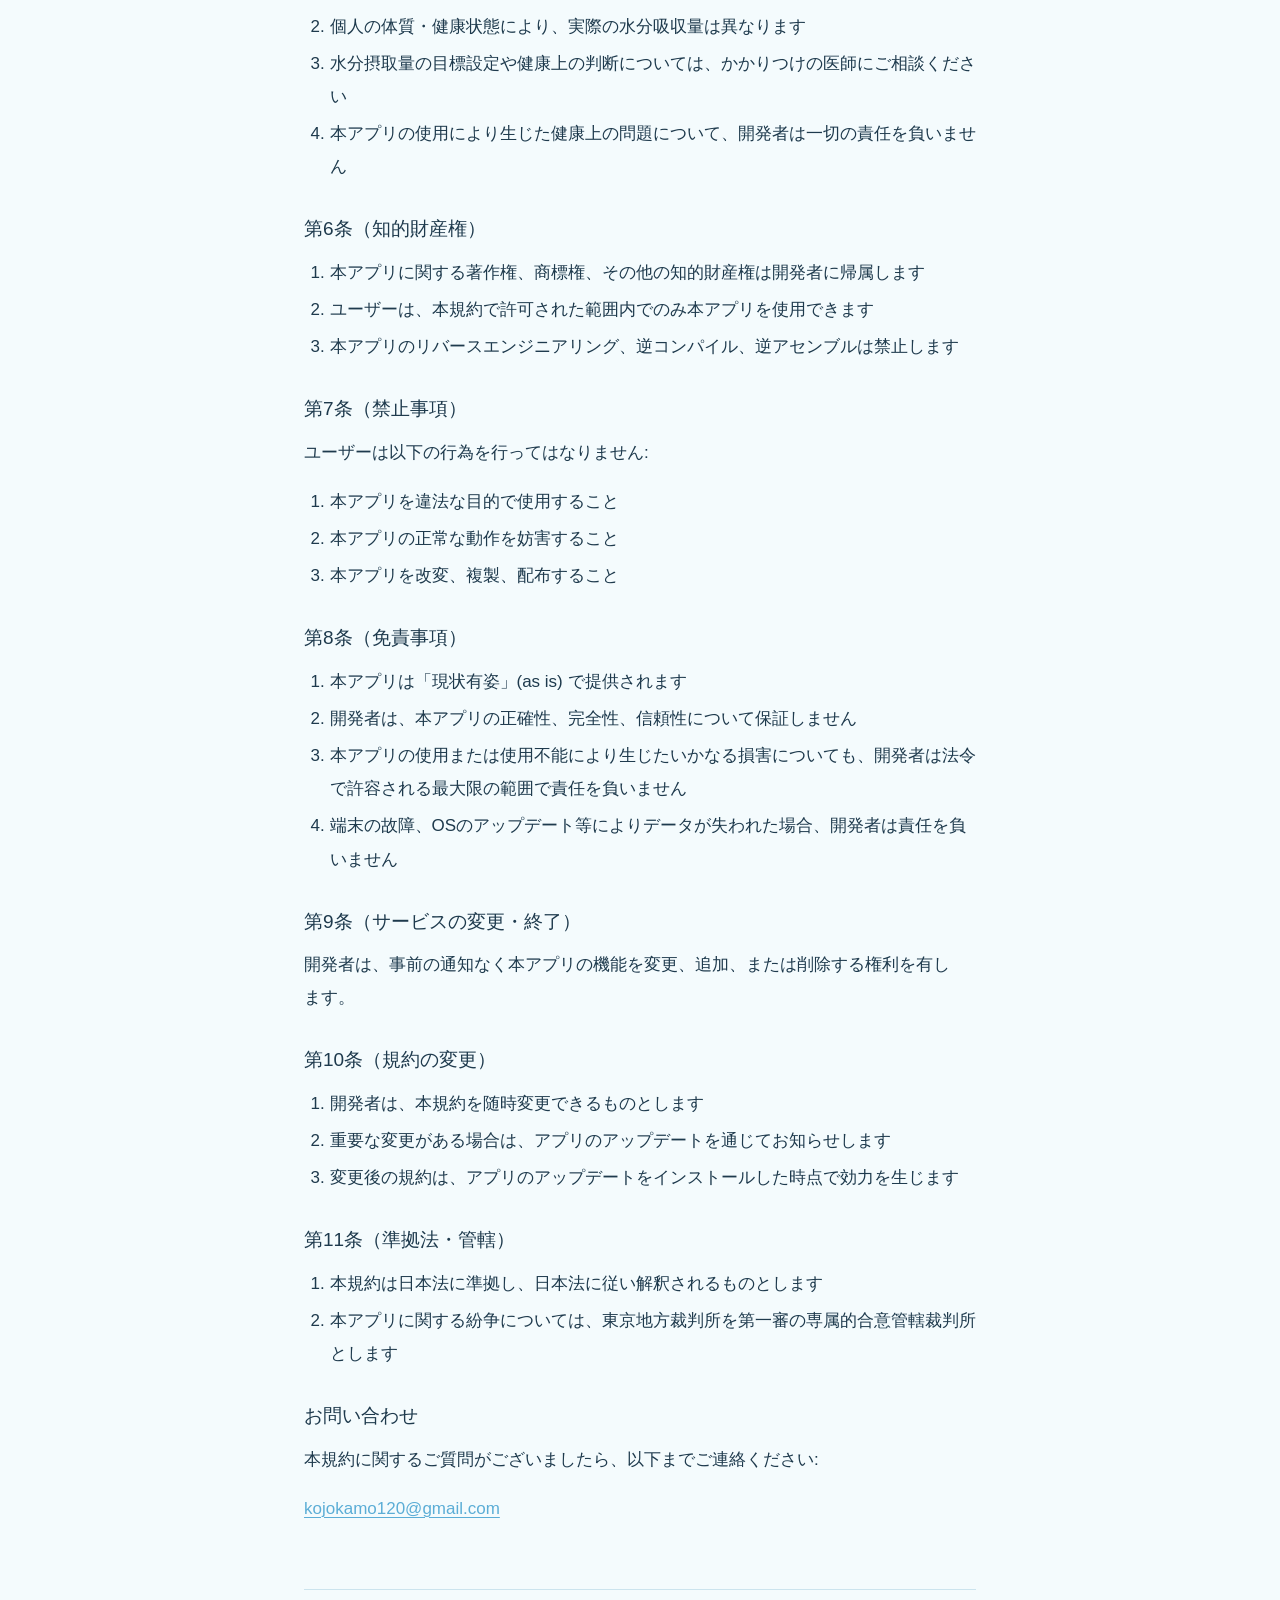
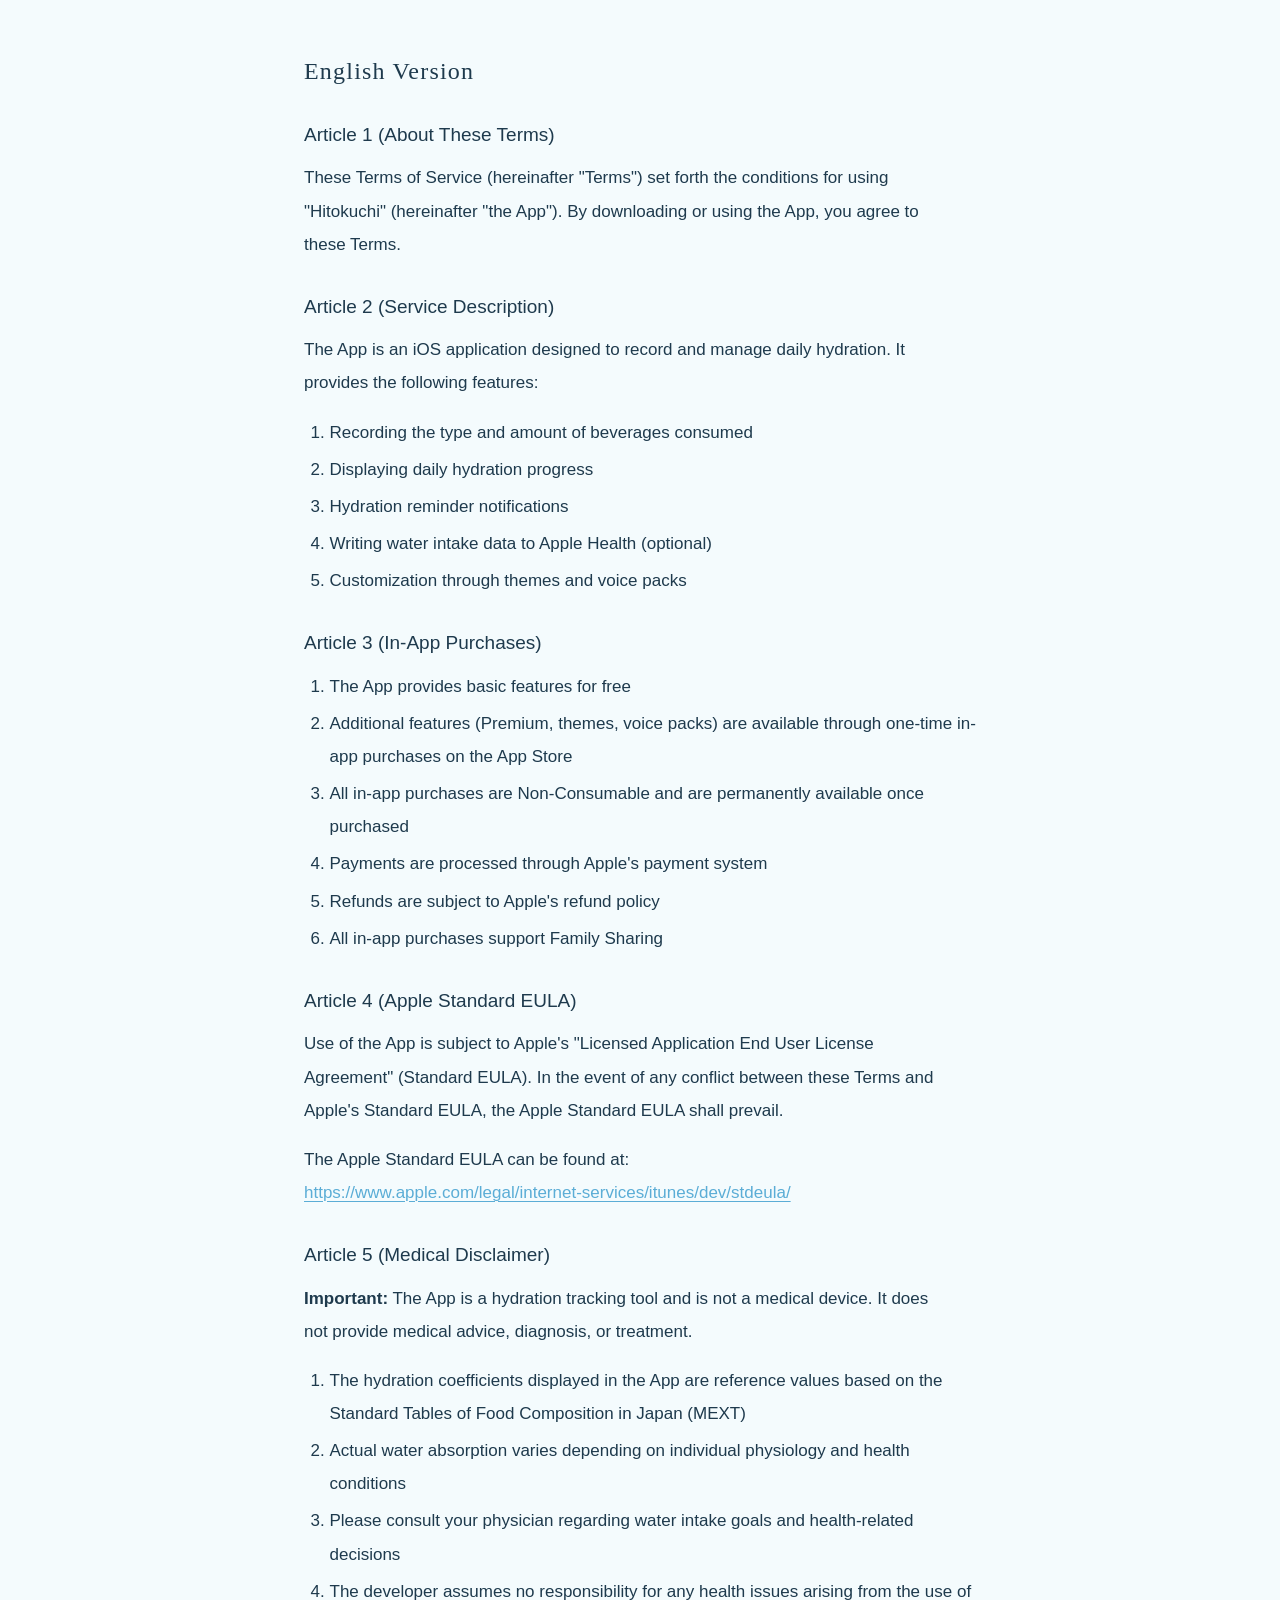
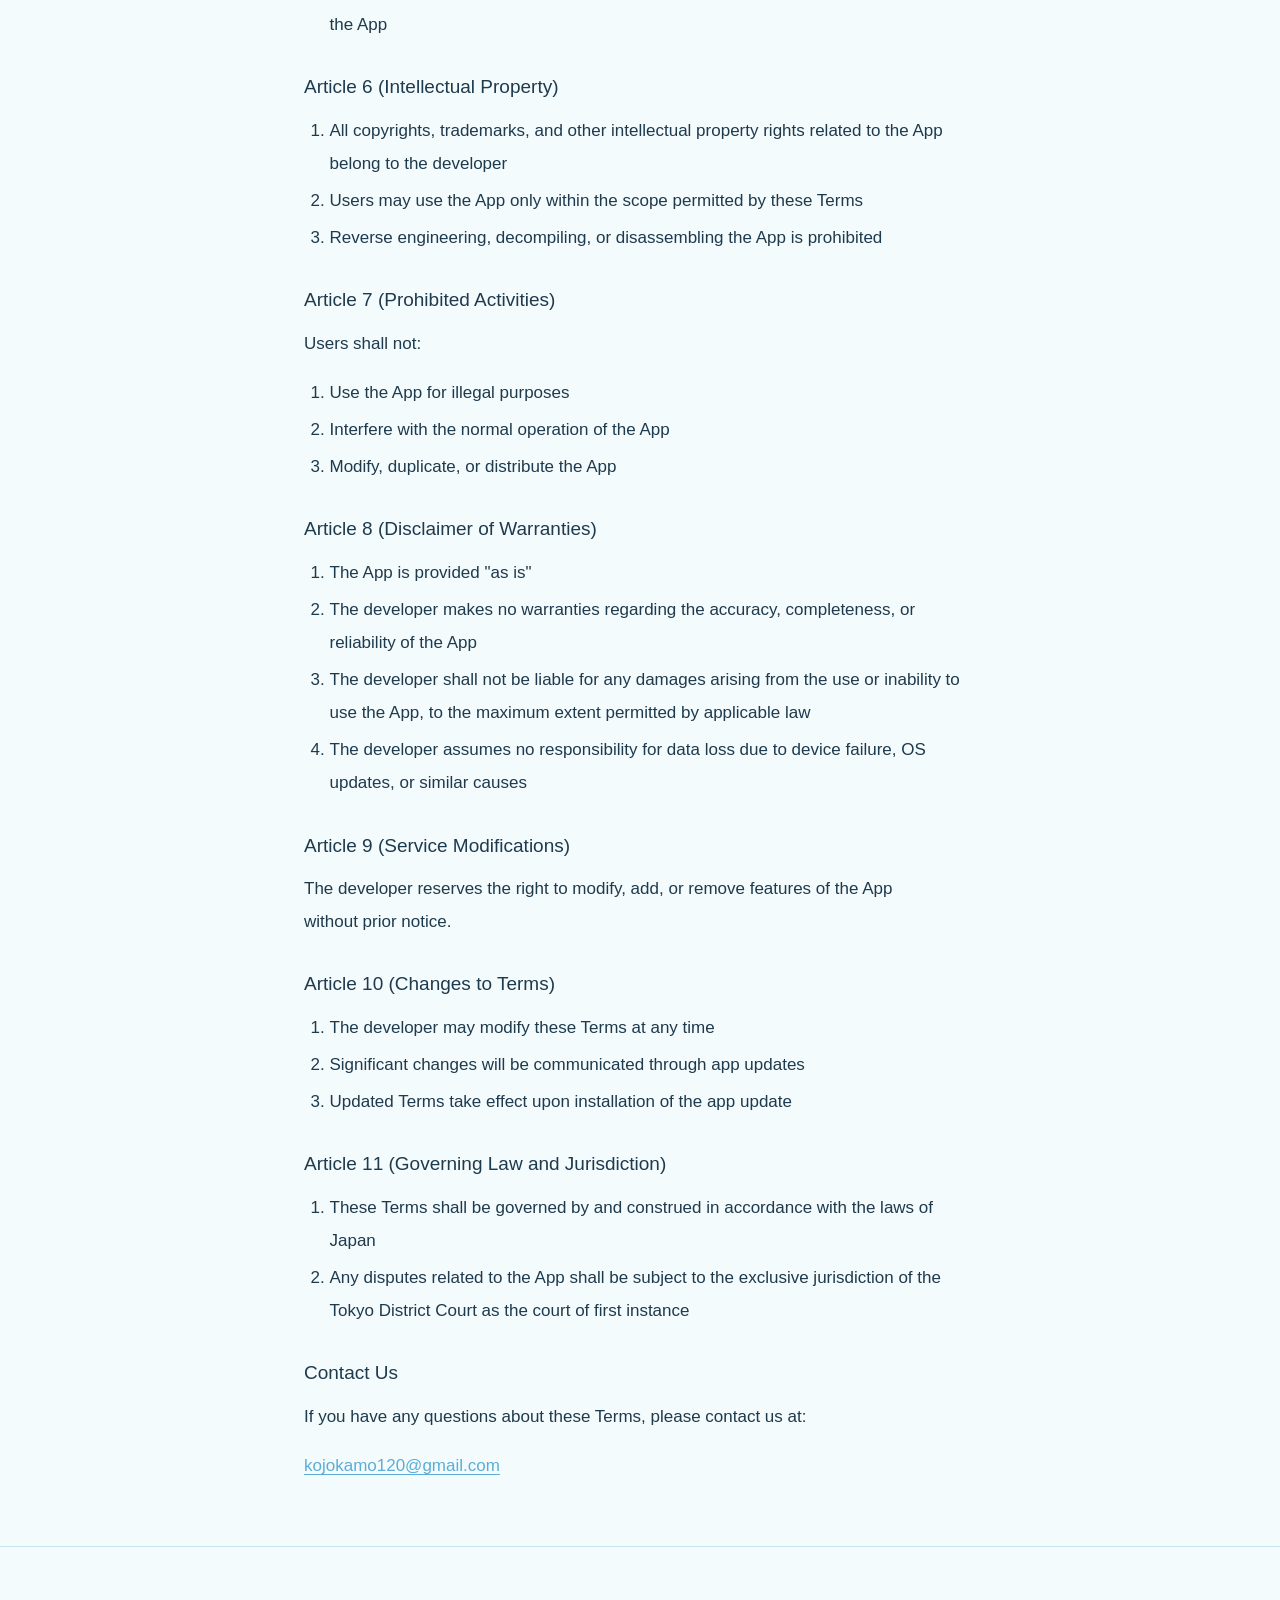
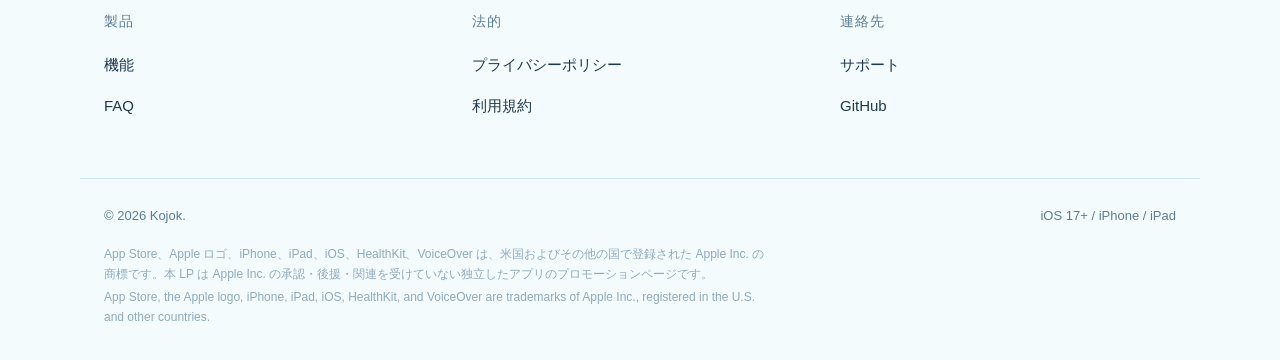
<file: terms.html>
<!DOCTYPE html>
<html lang="ja">
<head>
  <meta charset="UTF-8">
  <meta name="viewport" content="width=device-width, initial-scale=1.0">
  <title>利用規約 — ひとくち (Hitokuchi)</title>
  <meta name="description" content="ひとくち (Hitokuchi) の利用規約。本アプリの利用にあたっての条件を定めます。">
  <link rel="icon" type="image/png" sizes="32x32" href="./images/favicon-32x32.png">
  <link rel="icon" type="image/png" sizes="16x16" href="./images/favicon-16x16.png">
  <link rel="apple-touch-icon" sizes="180x180" href="./images/apple-touch-icon-180x180.png">
  <meta name="theme-color" content="#FFFBF5" media="(prefers-color-scheme: light)">
  <meta name="theme-color" content="#1C1816" media="(prefers-color-scheme: dark)">
  <link rel="canonical" href="https://kojok120.github.io/Hitokuchi-LP/terms.html">
  <link rel="stylesheet" href="./css/styles.css">
</head>
<body>
  <a href="#main" class="skip-link">本文へスキップ</a>

  <header class="site-header" role="banner">
    <nav aria-label="メインナビゲーション">
      <a href="./index.html" class="site-logo">
        <img src="./images/app-icon.png" alt="ひとくちのアプリアイコン" width="32" height="32">
        <span>ひとくち</span>
      </a>
      <a href="./index.en.html" hreflang="en" lang="en" class="lang-link">English</a>
    </nav>
  </header>

  <main id="main" class="legal-content">
    <h1>利用規約</h1>
    <p class="updated">最終更新日: 2026年4月15日</p>

    <h2>日本語版</h2>

    <h3>第1条（本規約について）</h3>
    <p>本利用規約（以下「本規約」）は、「ひとくち」（以下「本アプリ」）の利用に関する条件を定めるものです。本アプリをダウンロードまたは使用することにより、本規約に同意したものとみなします。</p>

    <h3>第2条（サービス内容）</h3>
    <p>本アプリは、日々の水分補給を記録・管理するためのiOSアプリケーションです。以下の機能を提供します:</p>
    <ol>
      <li>飲料の種類と量を記録する機能</li>
      <li>1日の水分補給の進捗を表示する機能</li>
      <li>水分補給のリマインダー通知機能</li>
      <li>Apple ヘルスケアアプリへの水分量書き込み機能（オプション）</li>
      <li>テーマやボイスパックによるカスタマイズ機能</li>
    </ol>

    <h3>第3条（アプリ内課金）</h3>
    <ol>
      <li>本アプリは基本機能を無料で提供します</li>
      <li>追加機能（プレミアム、テーマ、ボイスパック）は、App Store内のアプリ内課金（買い切り型）により提供されます</li>
      <li>すべてのアプリ内課金は非消費型（Non-Consumable）であり、一度購入すると永続的に利用可能です</li>
      <li>課金はAppleの決済システムを通じて処理されます</li>
      <li>返金に関してはAppleの返金ポリシーに従います</li>
      <li>すべてのアプリ内課金はFamily Sharingに対応しています</li>
    </ol>

    <h3>第4条（Apple標準EULA）</h3>
    <p>本アプリの使用には、Appleの「Licensed Application End User License Agreement」（標準EULA）が適用されます。本規約とApple標準EULAの間に矛盾がある場合、Apple標準EULAが優先されます。</p>
    <p>Apple標準EULAは以下で確認できます:<br>
      <a href="https://www.apple.com/legal/internet-services/itunes/dev/stdeula/" target="_blank" rel="noopener">https://www.apple.com/legal/internet-services/itunes/dev/stdeula/</a>
    </p>

    <h3>第5条（医療に関する免責事項）</h3>
    <p><strong>重要:</strong> 本アプリは水分補給の記録を補助するアプリであり、医療機器ではありません。医療的なアドバイス、診断、または治療を提供するものではありません。</p>
    <ol>
      <li>本アプリに表示される水分係数は、文部科学省食品成分表に基づく参考値です</li>
      <li>個人の体質・健康状態により、実際の水分吸収量は異なります</li>
      <li>水分摂取量の目標設定や健康上の判断については、かかりつけの医師にご相談ください</li>
      <li>本アプリの使用により生じた健康上の問題について、開発者は一切の責任を負いません</li>
    </ol>

    <h3>第6条（知的財産権）</h3>
    <ol>
      <li>本アプリに関する著作権、商標権、その他の知的財産権は開発者に帰属します</li>
      <li>ユーザーは、本規約で許可された範囲内でのみ本アプリを使用できます</li>
      <li>本アプリのリバースエンジニアリング、逆コンパイル、逆アセンブルは禁止します</li>
    </ol>

    <h3>第7条（禁止事項）</h3>
    <p>ユーザーは以下の行為を行ってはなりません:</p>
    <ol>
      <li>本アプリを違法な目的で使用すること</li>
      <li>本アプリの正常な動作を妨害すること</li>
      <li>本アプリを改変、複製、配布すること</li>
    </ol>

    <h3>第8条（免責事項）</h3>
    <ol>
      <li>本アプリは「現状有姿」(as is) で提供されます</li>
      <li>開発者は、本アプリの正確性、完全性、信頼性について保証しません</li>
      <li>本アプリの使用または使用不能により生じたいかなる損害についても、開発者は法令で許容される最大限の範囲で責任を負いません</li>
      <li>端末の故障、OSのアップデート等によりデータが失われた場合、開発者は責任を負いません</li>
    </ol>

    <h3>第9条（サービスの変更・終了）</h3>
    <p>開発者は、事前の通知なく本アプリの機能を変更、追加、または削除する権利を有します。</p>

    <h3>第10条（規約の変更）</h3>
    <ol>
      <li>開発者は、本規約を随時変更できるものとします</li>
      <li>重要な変更がある場合は、アプリのアップデートを通じてお知らせします</li>
      <li>変更後の規約は、アプリのアップデートをインストールした時点で効力を生じます</li>
    </ol>

    <h3>第11条（準拠法・管轄）</h3>
    <ol>
      <li>本規約は日本法に準拠し、日本法に従い解釈されるものとします</li>
      <li>本アプリに関する紛争については、東京地方裁判所を第一審の専属的合意管轄裁判所とします</li>
    </ol>

    <h3>お問い合わせ</h3>
    <p>本規約に関するご質問がございましたら、以下までご連絡ください:</p>
    <p><a href="mailto:kojokamo120@gmail.com">kojokamo120@gmail.com</a></p>

    <hr style="margin: var(--sp-3xl) 0; border: none; border-top: 1px solid var(--border-default);">

    <h2>English Version</h2>

    <h3>Article 1 (About These Terms)</h3>
    <p>These Terms of Service (hereinafter "Terms") set forth the conditions for using "Hitokuchi" (hereinafter "the App"). By downloading or using the App, you agree to these Terms.</p>

    <h3>Article 2 (Service Description)</h3>
    <p>The App is an iOS application designed to record and manage daily hydration. It provides the following features:</p>
    <ol>
      <li>Recording the type and amount of beverages consumed</li>
      <li>Displaying daily hydration progress</li>
      <li>Hydration reminder notifications</li>
      <li>Writing water intake data to Apple Health (optional)</li>
      <li>Customization through themes and voice packs</li>
    </ol>

    <h3>Article 3 (In-App Purchases)</h3>
    <ol>
      <li>The App provides basic features for free</li>
      <li>Additional features (Premium, themes, voice packs) are available through one-time in-app purchases on the App Store</li>
      <li>All in-app purchases are Non-Consumable and are permanently available once purchased</li>
      <li>Payments are processed through Apple's payment system</li>
      <li>Refunds are subject to Apple's refund policy</li>
      <li>All in-app purchases support Family Sharing</li>
    </ol>

    <h3>Article 4 (Apple Standard EULA)</h3>
    <p>Use of the App is subject to Apple's "Licensed Application End User License Agreement" (Standard EULA). In the event of any conflict between these Terms and Apple's Standard EULA, the Apple Standard EULA shall prevail.</p>
    <p>The Apple Standard EULA can be found at:<br>
      <a href="https://www.apple.com/legal/internet-services/itunes/dev/stdeula/" target="_blank" rel="noopener">https://www.apple.com/legal/internet-services/itunes/dev/stdeula/</a>
    </p>

    <h3>Article 5 (Medical Disclaimer)</h3>
    <p><strong>Important:</strong> The App is a hydration tracking tool and is not a medical device. It does not provide medical advice, diagnosis, or treatment.</p>
    <ol>
      <li>The hydration coefficients displayed in the App are reference values based on the Standard Tables of Food Composition in Japan (MEXT)</li>
      <li>Actual water absorption varies depending on individual physiology and health conditions</li>
      <li>Please consult your physician regarding water intake goals and health-related decisions</li>
      <li>The developer assumes no responsibility for any health issues arising from the use of the App</li>
    </ol>

    <h3>Article 6 (Intellectual Property)</h3>
    <ol>
      <li>All copyrights, trademarks, and other intellectual property rights related to the App belong to the developer</li>
      <li>Users may use the App only within the scope permitted by these Terms</li>
      <li>Reverse engineering, decompiling, or disassembling the App is prohibited</li>
    </ol>

    <h3>Article 7 (Prohibited Activities)</h3>
    <p>Users shall not:</p>
    <ol>
      <li>Use the App for illegal purposes</li>
      <li>Interfere with the normal operation of the App</li>
      <li>Modify, duplicate, or distribute the App</li>
    </ol>

    <h3>Article 8 (Disclaimer of Warranties)</h3>
    <ol>
      <li>The App is provided "as is"</li>
      <li>The developer makes no warranties regarding the accuracy, completeness, or reliability of the App</li>
      <li>The developer shall not be liable for any damages arising from the use or inability to use the App, to the maximum extent permitted by applicable law</li>
      <li>The developer assumes no responsibility for data loss due to device failure, OS updates, or similar causes</li>
    </ol>

    <h3>Article 9 (Service Modifications)</h3>
    <p>The developer reserves the right to modify, add, or remove features of the App without prior notice.</p>

    <h3>Article 10 (Changes to Terms)</h3>
    <ol>
      <li>The developer may modify these Terms at any time</li>
      <li>Significant changes will be communicated through app updates</li>
      <li>Updated Terms take effect upon installation of the app update</li>
    </ol>

    <h3>Article 11 (Governing Law and Jurisdiction)</h3>
    <ol>
      <li>These Terms shall be governed by and construed in accordance with the laws of Japan</li>
      <li>Any disputes related to the App shall be subject to the exclusive jurisdiction of the Tokyo District Court as the court of first instance</li>
    </ol>

    <h3>Contact Us</h3>
    <p>If you have any questions about these Terms, please contact us at:</p>
    <p><a href="mailto:kojokamo120@gmail.com">kojokamo120@gmail.com</a></p>
  </main>

  <footer class="site-footer" role="contentinfo">
    <div class="footer-grid">
      <div class="footer-col">
        <h4>製品</h4>
        <ul>
          <li><a href="./index.html#different">機能</a></li>
          <li><a href="./index.html#faq">FAQ</a></li>
        </ul>
      </div>
      <div class="footer-col">
        <h4>法的</h4>
        <ul>
          <li><a href="./privacy.html">プライバシーポリシー</a></li>
          <li><a href="./terms.html" aria-current="page">利用規約</a></li>
        </ul>
      </div>
      <div class="footer-col">
        <h4>連絡先</h4>
        <ul>
          <li><a href="./support.html">サポート</a></li>
          <li><a href="https://github.com/Kojok120/Hitokuchi" target="_blank" rel="noopener">GitHub</a></li>
        </ul>
      </div>
    </div>
    <div class="footer-base">
      <span>&copy; 2026 Kojok.</span>
      <span>iOS 17+ / iPhone / iPad</span>
    </div>
    <div class="footer-trademark">
      <p>App Store、Apple ロゴ、iPhone、iPad、iOS、HealthKit、VoiceOver は、米国およびその他の国で登録された Apple Inc. の商標です。本 LP は Apple Inc. の承認・後援・関連を受けていない独立したアプリのプロモーションページです。</p>
      <p>App Store, the Apple logo, iPhone, iPad, iOS, HealthKit, and VoiceOver are trademarks of Apple Inc., registered in the U.S. and other countries.</p>
    </div>
  </footer>
</body>
</html>
</file>
<file: css/styles.css>
/* ============================================================
   Hitokuchi (ひとくち) — Landing Page Stylesheet (v4)
   Design spec: designer-v4-section-blueprint.md
   Philosophy:
     - 静かな散歩 (quiet walk)
     - 朝の光 (morning light: warm but calm)
     - 和の佇まい (Japanese quietude)
     - 誠実な余白 (honest whitespace)
   No red, no orange-alert, no "!" marks, no fear framing.
   ============================================================ */

/* --- Reset (minimal, opinionated) ------------------------------ */
*,
*::before,
*::after {
  box-sizing: border-box;
}
html {
  -webkit-text-size-adjust: 100%;
  -webkit-tap-highlight-color: transparent;
  scroll-behavior: smooth;
}
@media (prefers-reduced-motion: reduce) {
  html { scroll-behavior: auto; }
  *, *::before, *::after {
    animation-duration: 0.001ms !important;
    animation-iteration-count: 1 !important;
    transition-duration: 0.001ms !important;
    scroll-behavior: auto !important;
  }
}
body {
  margin: 0;
  font-family: var(--font-sans-ja);
  font-size: 1.0625rem; /* 17px baseline for P3 senior accessibility */
  line-height: 1.95;    /* v4: breathe longer */
  color: var(--text-primary);
  background-color: var(--bg-primary);
  -webkit-font-smoothing: antialiased;
  -moz-osx-font-smoothing: grayscale;
  text-rendering: optimizeLegibility;
}
html[lang="en"] body { font-family: var(--font-sans-en); line-height: 1.75; }
img, svg, picture { max-width: 100%; height: auto; display: block; }
ul, ol { padding: 0; margin: 0; list-style: none; }
p { margin: 0; }
a {
  color: var(--accent-primary);
  text-decoration: underline;
  text-decoration-thickness: 1px;
  text-underline-offset: 3px;
  transition: color 0.2s;
}
a:hover { color: var(--accent-primary-hover); }
a:focus-visible {
  outline: 2px solid var(--accent-primary);
  outline-offset: 3px;
  border-radius: 2px;
}

/* --- Design tokens (v5: water-blue palette, matches app default theme) --- */
:root {
  /* Color — Light (v5 水色基調) */
  --bg-primary:     #F4FBFD;  /* 白水 — main background */
  --bg-secondary:   #EAF5FA;  /* 薄水 — section / card bg */
  --bg-tertiary:    #D8ECF5;  /* 淡水 — stronger card bg */
  --text-primary:   #1E3A4D;  /* 深藍 — headings, body strong */
  --text-secondary: #5B7E94;  /* 鈍藍 — body, caption */
  --text-tertiary:  #8FAABD;  /* 霞藍 — sources, footnotes */
  --accent-primary: #5BADD6;  /* 水色 — CTA, links, frames */
  --accent-primary-hover: #3E93BF; /* 深水色 */
  --accent-secondary: #8FCFE8; /* 淡水色 — icon accent, number highlight */
  --accent-success:   #6BAE9E; /* 青緑 */
  --accent-soft-purple: #A9B7D4; /* 藍鼠 — quotes, tags (restrained) */
  --accent-sakura-ash:  #E8D3D1; /* 灰桜 — faint bg on FAQ emphasis */
  --border-default:   #CCE4EE; /* 細水 */
  --text-on-accent:   #FFFFFF; /* 白 on 水色 button */
  --shadow-subtle: 0 1px 3px rgba(30, 58, 77, 0.06);
  --shadow-medium: 0 2px 8px rgba(30, 58, 77, 0.10);

  /* Typography — v4 two-face system */
  --font-serif-ja: "Shippori Mincho B1", "BIZ UDPMincho",
                   "Hiragino Mincho ProN", "Yu Mincho", "YuMincho",
                   "Noto Serif JP", serif;
  --font-serif-en: "Playfair Display", "EB Garamond",
                   Georgia, "Times New Roman", serif;
  --font-sans-ja: "Noto Sans JP", "Hiragino Sans",
                  -apple-system, BlinkMacSystemFont, "Helvetica Neue",
                  Arial, sans-serif;
  --font-sans-en: "Inter", -apple-system, BlinkMacSystemFont,
                  "Helvetica Neue", Arial, sans-serif;
  /* Backward-compatible aliases */
  --font-sans:  var(--font-sans-ja);
  --font-serif: var(--font-serif-ja);

  /* Spacing — 8pt grid */
  --sp-3xs: 2px;
  --sp-2xs: 4px;
  --sp-xs:  8px;
  --sp-s:   12px;
  --sp-m:   16px;
  --sp-l:   24px;
  --sp-xl:  32px;
  --sp-2xl: 48px;
  --sp-3xl: 64px;
  --sp-4xl: 96px;
  --sp-5xl: 120px;

  /* Radius */
  --radius-s:  8px;
  --radius-m:  12px;
  --radius-l:  16px;
  --radius-xl: 20px;
  --radius-full: 999px;

  /* Layout */
  --content-max:    1120px;
  --content-narrow: 720px;
  --page-gutter:    24px;
}

@media (prefers-color-scheme: dark) {
  :root {
    --bg-primary:    #121C24;  /* 深藍墨 */
    --bg-secondary:  #1D2A34;  /* 藍鼠 */
    --bg-tertiary:   #253542;  /* 濃藍 */
    --text-primary:  #E8F4FC;  /* 白水 */
    --text-secondary:#9FBED1;  /* 薄水 */
    --text-tertiary: #6E8FA3;  /* 霞水 */
    --accent-primary:   #70BEDE; /* 明水色 */
    --accent-primary-hover: #8ACCE6; /* 淡水色 */
    --accent-secondary: #9FD5EC; /* 霞水色 */
    --accent-success:   #7DBAAB;
    --accent-soft-purple: #B8C5E0; /* 明藍鼠 */
    --accent-sakura-ash:  #38303A; /* 暗灰桜 */
    --border-default:   #2E4050; /* 暗細水 */
    --text-on-accent:   #121C24;
    --shadow-subtle: 0 1px 3px rgba(0, 0, 0, 0.28);
    --shadow-medium: 0 2px 8px rgba(0, 0, 0, 0.38);
  }
}

/* --- Typography scale (v4) ------------------------------------ */
h1, h2, h3, h4 {
  margin: 0;
  font-weight: 400; /* v4: 明朝 Regular only. Bold forbidden on serif. */
  color: var(--text-primary);
}
h1 {
  font-family: var(--font-serif-ja);
  font-size: 2.5rem;        /* 40px mobile */
  line-height: 1.45;
  letter-spacing: 0.05em;
}
h2 {
  font-family: var(--font-serif-ja);
  font-size: 1.75rem;       /* 28px mobile */
  line-height: 1.45;
  letter-spacing: 0.05em;
}
h3 {
  font-family: var(--font-sans-ja);
  font-size: 1.25rem;        /* 20px mobile */
  line-height: 1.5;
  font-weight: 500;
}
h4 {
  font-family: var(--font-sans-ja);
  font-size: 1.0625rem;
  line-height: 1.5;
  font-weight: 500;
}
html[lang="en"] h1,
html[lang="en"] h2 { font-family: var(--font-serif-en); letter-spacing: -0.01em; line-height: 1.3; }
html[lang="en"] h3,
html[lang="en"] h4 { font-family: var(--font-sans-en); }

@media (min-width: 768px) {
  h1 { font-size: 3rem; }     /* 48px */
  h2 { font-size: 2.125rem; } /* 34px */
  h3 { font-size: 1.375rem; }
  h4 { font-size: 1.125rem; }
}
@media (min-width: 1024px) {
  h1 { font-size: 3.75rem; }  /* 60px */
  h2 { font-size: 2.25rem; }  /* 36px */
}
p { max-width: 38em; }
p + p, p + ul, p + ol { margin-top: var(--sp-m); }
.lead {
  font-size: 1.0625rem;
  line-height: 1.95;
  color: var(--text-primary);
  max-width: 32em;
}
@media (min-width: 768px) {
  .lead { font-size: 1.125rem; }
}
@media (min-width: 1024px) {
  .lead { font-size: 1.1875rem; }
}
small, figcaption, .caption {
  font-size: 0.8125rem;
  line-height: 1.6;
  color: var(--text-secondary);
}
@media (min-width: 768px) {
  small, figcaption, .caption { font-size: 0.875rem; }
}

/* --- Accessibility helpers ----------------------------------- */
.skip-link {
  position: absolute;
  top: -40px;
  left: 0;
  background: var(--text-primary);
  color: var(--bg-primary);
  padding: var(--sp-xs) var(--sp-m);
  text-decoration: none;
  z-index: 100;
  border-radius: 0 0 var(--radius-s) 0;
}
.skip-link:focus { top: 0; }
.visually-hidden {
  position: absolute !important;
  width: 1px; height: 1px;
  padding: 0; margin: -1px;
  overflow: hidden; clip: rect(0,0,0,0);
  white-space: nowrap; border: 0;
}

/* --- Container ---------------------------------------------- */
.container {
  max-width: var(--content-max);
  margin-inline: auto;
  padding-inline: var(--page-gutter);
}
.container.narrow {
  max-width: var(--content-narrow);
}

/* --- Site header (sticky) ----------------------------------- */
.site-header {
  position: sticky;
  top: 0;
  z-index: 50;
  background-color: rgba(244, 251, 253, 0.88); /* matches --bg-primary */
  -webkit-backdrop-filter: saturate(180%) blur(8px);
  backdrop-filter: saturate(180%) blur(8px);
  border-bottom: 1px solid var(--border-default);
}
@media (prefers-color-scheme: dark) {
  .site-header { background-color: rgba(18, 28, 36, 0.88); /* matches dark --bg-primary */ }
}
.site-header nav {
  display: flex;
  align-items: center;
  justify-content: space-between;
  height: 56px;
  max-width: var(--content-max);
  margin-inline: auto;
  padding-inline: var(--page-gutter);
}
@media (min-width: 768px) {
  .site-header nav { height: 64px; }
}
.site-logo {
  display: inline-flex;
  align-items: center;
  gap: var(--sp-xs);
  text-decoration: none;
  color: var(--text-primary);
  font-weight: 500;
  font-family: var(--font-serif-ja);
  font-size: 1.125rem;
  letter-spacing: 0.05em;
}
html[lang="en"] .site-logo { font-family: var(--font-serif-en); letter-spacing: 0; }
.site-logo:hover { color: var(--text-primary); }
.site-logo img {
  width: 32px; height: 32px;
  border-radius: var(--radius-s);
}
.lang-link {
  font-family: var(--font-sans-ja);
  font-size: 0.9375rem;
  color: var(--text-secondary);
  text-decoration: none;
  padding: var(--sp-xs) var(--sp-s);
  border-radius: var(--radius-s);
}
.lang-link:hover {
  color: var(--accent-primary);
  background-color: var(--bg-secondary);
}
@media (max-width: 767px) {
  .lang-link { display: inline-flex; font-size: 0.875rem; }
}

/* --- Section base ------------------------------------------- */
main { display: block; }
section {
  padding-block: var(--sp-3xl);
}
@media (min-width: 768px) {
  section { padding-block: var(--sp-4xl); }
}
@media (min-width: 1024px) {
  section { padding-block: var(--sp-5xl); }
}
section + section { border-top: 1px solid transparent; }

/* Section eyebrow — small category label, neutral only */
.section-eyebrow {
  display: inline-block;
  font-family: var(--font-sans-ja);
  font-size: 0.8125rem;
  text-transform: uppercase;
  letter-spacing: 0.12em;
  color: var(--accent-primary);
  font-weight: 500;
  margin-bottom: var(--sp-m);
}
html[lang="en"] .section-eyebrow { font-family: var(--font-sans-en); }

/* --- Hero (v4: brand heart) --------------------------------- */
.hero {
  padding-block: var(--sp-3xl) var(--sp-4xl);
  position: relative;
  background-color: var(--bg-primary);
}
@media (min-width: 768px) {
  .hero { padding-block: var(--sp-4xl) var(--sp-5xl); }
}
@media (min-width: 1024px) {
  .hero { padding-block: var(--sp-5xl) var(--sp-5xl); }
}
.hero-grid {
  display: grid;
  grid-template-columns: 1fr;
  gap: var(--sp-2xl);
  align-items: center;
  max-width: var(--content-max);
  margin-inline: auto;
  padding-inline: var(--page-gutter);
}
@media (min-width: 1024px) {
  .hero-grid {
    grid-template-columns: 1.1fr 0.9fr;
    gap: var(--sp-4xl);
  }
}
.hero h1 {
  margin-bottom: var(--sp-xl);
  max-width: 16ch;
}
html[lang="en"] .hero h1 { max-width: 22ch; }
.hero .lead {
  color: var(--text-secondary);
  margin-bottom: var(--sp-xl);
  max-width: 22em;
  font-family: var(--font-serif-ja);
  line-height: 1.8;
}
html[lang="en"] .hero .lead { font-family: var(--font-serif-en); line-height: 1.6; }
.hero-scroll-cue { margin-top: var(--sp-l); }
.hero-visual {
  display: flex;
  justify-content: center;
  align-items: center;
  color: var(--accent-primary);
}
.hero-scene {
  width: 100%;
  max-width: 320px;
  height: auto;
}

/* --- Secondary button (scroll cue + quiet links) ------------ */
.btn-secondary {
  display: inline-flex;
  align-items: center;
  gap: var(--sp-xs);
  padding: var(--sp-s) var(--sp-l);
  border: 1px solid var(--border-default);
  border-radius: var(--radius-full);
  background: transparent;
  color: var(--text-primary);
  font-family: var(--font-sans-ja);
  font-weight: 500;
  font-size: 0.9375rem;
  text-decoration: none;
  transition: border-color 0.2s, background 0.2s, color 0.2s;
  cursor: pointer;
}
html[lang="en"] .btn-secondary { font-family: var(--font-sans-en); }
.btn-secondary:hover {
  border-color: var(--accent-primary);
  color: var(--accent-primary);
}
.btn-secondary:focus-visible {
  outline: 2px solid var(--accent-primary);
  outline-offset: 3px;
}
.btn-secondary .arrow,
.btn-secondary .arrow-down {
  display: inline-block;
  transition: transform 0.2s;
}
.btn-secondary:hover .arrow,
.btn-secondary:hover .arrow-down { transform: translateY(2px); }

/* --- Primary button (CTA: matcha-green) --------------------- */
.btn-primary {
  display: inline-flex;
  align-items: center;
  justify-content: center;
  gap: var(--sp-xs);
  padding: var(--sp-m) var(--sp-2xl);
  background: var(--accent-primary);
  color: var(--text-on-accent);
  font-family: var(--font-sans-ja);
  font-weight: 500;
  font-size: 1rem;
  border-radius: var(--radius-m);
  text-decoration: none;
  border: 1px solid transparent;
  transition: background 0.2s ease, transform 0.2s ease;
  letter-spacing: 0.04em;
}
html[lang="en"] .btn-primary { font-family: var(--font-sans-en); letter-spacing: 0.02em; }
.btn-primary:hover {
  background: var(--accent-primary-hover);
  color: var(--text-on-accent);
  transform: translateY(-1px);
}
.btn-primary:focus-visible {
  outline: 2px solid var(--accent-primary);
  outline-offset: 3px;
}
@media (prefers-reduced-motion: reduce) {
  .btn-primary { transition: none; }
  .btn-primary:hover { transform: none; }
}

/* --- App Store badge link ----------------------------------- */
.app-store-badge-link {
  display: inline-block;
  padding: 12px;
  border-radius: var(--radius-m);
  transition: background-color 0.2s, box-shadow 0.2s;
  text-decoration: none;
}
.app-store-badge-link:hover {
  background-color: var(--bg-secondary);
  box-shadow: var(--shadow-subtle);
}
.app-store-badge-link:focus-visible {
  outline: 2px solid var(--accent-primary);
  outline-offset: 4px;
}
.app-store-badge-link img {
  height: 48px;
  width: auto;
}
@media (min-width: 768px) {
  .app-store-badge-link img { height: 52px; }
}
.app-store-badge-link.large img {
  height: 56px;
}
@media (min-width: 768px) {
  .app-store-badge-link.large img { height: 60px; }
}

/* --- Cards (general 3-col / 2-col) -------------------------- */
.card-grid {
  display: grid;
  grid-template-columns: 1fr;
  gap: var(--sp-l);
  margin-top: var(--sp-2xl);
}
@media (min-width: 768px) {
  .card-grid.three-col { grid-template-columns: repeat(3, 1fr); }
  .card-grid.two-col { grid-template-columns: repeat(2, 1fr); }
}
.card {
  background-color: var(--bg-secondary);
  border: 1px solid var(--border-default);
  border-radius: var(--radius-l);
  padding: var(--sp-xl);
  display: flex;
  flex-direction: column;
  gap: var(--sp-s);
}
.card h3 {
  font-family: var(--font-serif-ja);
  font-weight: 400;
  letter-spacing: 0.03em;
  color: var(--text-primary);
}
html[lang="en"] .card h3 { font-family: var(--font-serif-en); letter-spacing: 0; }
.card p {
  color: var(--text-secondary);
  font-size: 1rem;
  line-height: 1.85;
}
.card-icon {
  display: inline-flex;
  width: 48px;
  height: 48px;
  align-items: center;
  justify-content: center;
  color: var(--accent-secondary);
  margin-bottom: var(--sp-xs);
}

/* --- Empathy section ---------------------------------------- */
#empathy {
  background-color: var(--bg-primary);
}

/* --- Brand story (quiet centered essay) --------------------- */
#brand-story {
  background-color: var(--bg-secondary);
  text-align: center;
}
.brand-story-body {
  max-width: 30em;
  margin: var(--sp-2xl) auto 0;
  font-family: var(--font-serif-ja);
  line-height: 2.0;
  color: var(--text-primary);
  letter-spacing: 0.02em;
  display: flex;
  flex-direction: column;
  gap: var(--sp-l);
}
html[lang="en"] .brand-story-body { font-family: var(--font-serif-en); }
.brand-story-body p { margin: 0; max-width: none; }
.brand-story-body .brand-triplet p {
  color: var(--accent-primary);
}
.brand-story-body .brand-triplet {
  display: flex;
  flex-direction: column;
  gap: var(--sp-xs);
}
.brand-story-scene {
  margin: var(--sp-2xl) auto 0;
  color: var(--accent-primary);
  max-width: 400px;
}

/* --- Facts: quiet blockquote yardstick ---------------------- */
#facts {
  background-color: var(--bg-primary);
  text-align: center;
}
.facts-intro {
  max-width: 28em;
  margin: 0 auto var(--sp-2xl);
  color: var(--text-secondary);
  text-align: center;
}
.facts-mark {
  display: block;
  width: 3px;
  height: 48px;
  margin: 0 auto var(--sp-l);
  background-color: var(--accent-soft-purple);
  border-radius: var(--radius-full);
}
.blockquote-fact {
  margin: 0 auto;
  max-width: 560px;
  padding: var(--sp-xl) var(--sp-l);
  background-color: var(--bg-tertiary);
  border-left: 3px solid var(--accent-soft-purple);
  border-radius: var(--radius-m);
  text-align: left;
  font-family: var(--font-serif-ja);
  color: var(--text-primary);
  line-height: 1.95;
}
html[lang="en"] .blockquote-fact { font-family: var(--font-serif-en); }
.blockquote-fact p { margin: 0; max-width: none; }
.blockquote-fact .fact-figure {
  color: var(--accent-secondary);
  letter-spacing: 0.02em;
}
.blockquote-fact cite {
  display: block;
  margin-top: var(--sp-m);
  font-size: 0.8125rem;
  color: var(--text-tertiary);
  font-style: normal;
  font-family: var(--font-sans-ja);
}
html[lang="en"] .blockquote-fact cite { font-family: var(--font-sans-en); }

/* --- Gap section (accepting — no cross marks) --------------- */
#gap {
  background-color: var(--bg-secondary);
}
#gap h2 {
  text-align: center;
  max-width: 20ch;
  margin-inline: auto;
  margin-bottom: var(--sp-2xl);
}
.gap-body {
  max-width: 30em;
  margin: 0 auto;
  color: var(--text-primary);
  text-align: center;
  display: flex;
  flex-direction: column;
  gap: var(--sp-l);
}
.gap-body p { margin: 0; max-width: none; }
.gap-close {
  font-family: var(--font-serif-ja);
  color: var(--text-primary);
  line-height: 1.85;
}
html[lang="en"] .gap-close { font-family: var(--font-serif-en); }
.gap-trio {
  display: flex;
  justify-content: center;
  align-items: flex-end;
  gap: var(--sp-l);
  flex-wrap: wrap;
  margin: var(--sp-2xl) auto;
  max-width: 520px;
  color: var(--accent-primary);
}
.gap-trio figure {
  margin: 0;
  flex: 1 1 120px;
  min-width: 100px;
  max-width: 160px;
  text-align: center;
  display: flex;
  flex-direction: column;
  align-items: center;
  gap: var(--sp-xs);
}
.gap-trio svg {
  width: 96px;
  height: auto;
}
.gap-trio figcaption {
  font-size: 0.875rem;
  color: var(--text-secondary);
  letter-spacing: 0.04em;
}

/* --- Solution (three small cards) --------------------------- */
#solution {
  background-color: var(--bg-primary);
  text-align: center;
}
.solution-lead {
  max-width: 30em;
  margin: 0 auto var(--sp-l);
  font-family: var(--font-serif-ja);
  color: var(--text-primary);
  line-height: 1.95;
  text-align: center;
}
html[lang="en"] .solution-lead { font-family: var(--font-serif-en); }
.solution-lead p { margin: 0; max-width: none; }
.solution-lead p + p { margin-top: var(--sp-s); }
.solution-sub {
  max-width: 28em;
  margin: 0 auto var(--sp-2xl);
  color: var(--text-secondary);
  line-height: 1.85;
  text-align: center;
}
.solution-cards {
  display: grid;
  grid-template-columns: 1fr;
  gap: var(--sp-l);
  max-width: 760px;
  margin-inline: auto;
  padding: 0;
  list-style: none;
}
@media (min-width: 768px) {
  .solution-cards { grid-template-columns: repeat(3, 1fr); }
}
.solution-card {
  background-color: var(--bg-secondary);
  border: 1px solid var(--border-default);
  border-radius: var(--radius-l);
  padding: var(--sp-xl) var(--sp-l);
  text-align: center;
  display: flex;
  flex-direction: column;
  align-items: center;
  gap: var(--sp-m);
  color: var(--accent-primary);
}
.solution-card svg {
  width: 64px;
  height: 64px;
}
.solution-card .solution-title {
  font-family: var(--font-serif-ja);
  font-size: 1.125rem;
  color: var(--text-primary);
  letter-spacing: 0.05em;
  line-height: 1.6;
  max-width: none;
}
html[lang="en"] .solution-card .solution-title { font-family: var(--font-serif-en); letter-spacing: 0; }

/* --- How it works (three steps with kanji numerals) --------- */
#how-it-works {
  background-color: var(--bg-secondary);
  text-align: center;
}
.steps-grid {
  display: grid;
  grid-template-columns: 1fr;
  gap: var(--sp-l);
  margin-top: var(--sp-2xl);
  list-style: none;
  padding: 0;
}
@media (min-width: 768px) {
  .steps-grid { grid-template-columns: repeat(3, 1fr); }
}
.step {
  background-color: var(--bg-primary);
  border: 1px solid var(--border-default);
  border-radius: var(--radius-l);
  padding: var(--sp-xl) var(--sp-l);
  text-align: center;
  display: flex;
  flex-direction: column;
  align-items: center;
  gap: var(--sp-s);
}
.step-kanji {
  font-family: var(--font-serif-ja);
  font-size: 2rem;
  line-height: 1;
  color: var(--accent-secondary);
  letter-spacing: 0.05em;
  margin-bottom: var(--sp-xs);
}
@media (min-width: 768px) {
  .step-kanji { font-size: 2.5rem; }
}
.step-svg {
  color: var(--accent-primary);
  margin-bottom: var(--sp-xs);
}
.step-svg svg { width: 96px; height: 96px; }
.step-text {
  font-size: 1rem;
  color: var(--text-primary);
  line-height: 1.85;
  max-width: 16em;
}
.how-coda {
  margin-top: var(--sp-2xl);
  font-family: var(--font-serif-ja);
  font-size: 1.5rem;
  color: var(--text-primary);
  letter-spacing: 0.05em;
  text-align: center;
}
html[lang="en"] .how-coda { font-family: var(--font-serif-en); letter-spacing: 0; }
@media (min-width: 768px) {
  .how-coda { font-size: 1.75rem; }
}

/* --- Trust (honest list with middle-dot markers) ------------ */
#trust {
  background-color: var(--bg-secondary);
}
.trust-container {
  max-width: 640px;
  margin-inline: auto;
  text-align: center;
}
.trust-list {
  margin: var(--sp-2xl) auto 0;
  display: flex;
  flex-direction: column;
  gap: var(--sp-m);
  max-width: 28em;
  text-align: left;
}
.trust-list li {
  padding-left: 1.6em;
  position: relative;
  color: var(--text-primary);
  font-size: 1.0625rem;
  line-height: 2.0;
}
.trust-list li::before {
  content: "・";
  position: absolute;
  left: 0;
  top: 0;
  color: var(--accent-primary);
  font-size: 1.125rem;
  line-height: 2.0;
}
.trust-line {
  margin-top: var(--sp-2xl);
  font-family: var(--font-serif-ja);
  font-size: 1rem;
  color: var(--text-secondary);
  line-height: 1.85;
  text-align: center;
  max-width: 36em;
  margin-inline: auto;
}
html[lang="en"] .trust-line { font-family: var(--font-serif-en); }

/* --- FAQ ---------------------------------------------------- */
#faq {
  background-color: var(--bg-secondary);
}
#faq h2 {
  text-align: center;
  margin-bottom: var(--sp-2xl);
}
.faq-list {
  max-width: var(--content-narrow);
  margin-inline: auto;
  margin-top: var(--sp-2xl);
}
.faq-item {
  border-top: 1px solid var(--border-default);
  padding-block: var(--sp-m);
}
.faq-item:last-of-type { border-bottom: 1px solid var(--border-default); }
.faq-item summary {
  cursor: pointer;
  font-family: var(--font-sans-ja);
  font-weight: 500;
  font-size: 1.0625rem;
  line-height: 1.65;
  list-style: none;
  position: relative;
  padding-right: 2em;
  color: var(--text-primary);
}
html[lang="en"] .faq-item summary { font-family: var(--font-sans-en); }
.faq-item summary::-webkit-details-marker { display: none; }
.faq-item summary::after {
  content: "+";
  position: absolute;
  right: 0;
  top: 50%;
  transform: translateY(-50%);
  font-size: 1.25rem;
  color: var(--accent-primary);
  transition: transform 0.2s;
}
.faq-item[open] summary::after { transform: translateY(-50%) rotate(45deg); }
.faq-item summary:focus-visible {
  outline: 2px solid var(--accent-primary);
  outline-offset: 4px;
  border-radius: var(--radius-s);
}
.faq-answer {
  margin-top: var(--sp-s);
  color: var(--text-primary);
  line-height: 1.95;
}
.faq-answer p { margin: 0; max-width: none; }
.faq-answer p + p { margin-top: var(--sp-m); }
.faq-item.faq-highlight {
  background-color: rgba(232, 211, 209, 0.35);
  padding-inline: var(--sp-m);
  margin-inline: calc(-1 * var(--sp-m));
  border-radius: var(--radius-s);
}
@media (prefers-color-scheme: dark) {
  .faq-item.faq-highlight {
    background-color: rgba(68, 56, 52, 0.5);
  }
}

/* --- Closing (bookend with hero) ---------------------------- */
.closing {
  text-align: center;
  background-color: var(--bg-secondary);
}
.closing-scene {
  margin: 0 auto var(--sp-2xl);
  color: var(--accent-primary);
  max-width: 480px;
}
.closing h2 {
  font-family: var(--font-serif-ja);
  font-size: 2.25rem;
  margin-bottom: var(--sp-l);
  letter-spacing: 0.05em;
}
html[lang="en"] .closing h2 { font-family: var(--font-serif-en); letter-spacing: -0.01em; }
@media (min-width: 768px) {
  .closing h2 { font-size: 3rem; }
}
.closing .lead {
  max-width: 26em;
  margin-inline: auto;
  margin-bottom: var(--sp-2xl);
  font-family: var(--font-serif-ja);
  color: var(--text-secondary);
  line-height: 1.95;
}
html[lang="en"] .closing .lead { font-family: var(--font-serif-en); }

/* --- Fade-in on scroll (Intersection Observer) -------------- */
.fade-target {
  opacity: 0;
  transform: translateY(12px);
  transition: opacity 0.6s ease, transform 0.6s ease;
  will-change: opacity, transform;
}
.fade-target.is-visible {
  opacity: 1;
  transform: translateY(0);
}
@media (prefers-reduced-motion: reduce) {
  .fade-target,
  .fade-target.is-visible {
    opacity: 1;
    transform: none;
    transition: none;
  }
}

/* --- Footer ------------------------------------------------- */
.site-footer {
  background-color: var(--bg-primary);
  border-top: 1px solid var(--border-default);
  padding-block: var(--sp-3xl) var(--sp-xl);
}
.footer-grid {
  display: grid;
  grid-template-columns: 1fr;
  gap: var(--sp-xl);
  max-width: var(--content-max);
  margin-inline: auto;
  padding-inline: var(--page-gutter);
}
@media (min-width: 640px) {
  .footer-grid { grid-template-columns: repeat(3, 1fr); }
}
.footer-col h4 {
  font-family: var(--font-sans-ja);
  font-size: 0.875rem;
  text-transform: uppercase;
  letter-spacing: 0.08em;
  color: var(--text-secondary);
  margin-bottom: var(--sp-m);
  font-weight: 500;
}
html[lang="en"] .footer-col h4 { font-family: var(--font-sans-en); }
.footer-col ul li {
  margin-bottom: var(--sp-xs);
}
.footer-col a {
  color: var(--text-primary);
  text-decoration: none;
  font-size: 0.9375rem;
}
.footer-col a:hover {
  color: var(--accent-primary);
  text-decoration: underline;
}
.lang-switcher {
  display: flex;
  gap: var(--sp-s);
  flex-wrap: wrap;
}
.lang-switcher a[aria-current="page"] {
  color: var(--accent-primary);
  font-weight: 500;
}
.footer-base {
  max-width: var(--content-max);
  margin-inline: auto;
  padding-inline: var(--page-gutter);
  margin-top: var(--sp-2xl);
  padding-top: var(--sp-l);
  border-top: 1px solid var(--border-default);
  display: flex;
  justify-content: space-between;
  flex-wrap: wrap;
  gap: var(--sp-s);
  color: var(--text-secondary);
  font-size: 0.8125rem;
}
.footer-trademark {
  max-width: var(--content-max);
  margin-inline: auto;
  padding: var(--sp-m) var(--page-gutter) 0;
  font-size: 0.75rem;
  line-height: 1.65;
  color: var(--text-tertiary);
}
.footer-trademark p { margin: 0; max-width: 56em; }
.footer-trademark p + p { margin-top: var(--sp-2xs); }

/* --- Focus ring for key interactive targets ---------------- */
button:focus-visible,
[role="button"]:focus-visible,
summary:focus-visible {
  outline: 2px solid var(--accent-primary);
  outline-offset: 3px;
}

/* --- Legal pages (continuity with privacy/terms/support) --- */
.legal-content {
  max-width: var(--content-narrow);
  margin-inline: auto;
  padding-block: var(--sp-3xl);
  padding-inline: var(--page-gutter);
}
.legal-content h1 {
  font-size: 2rem;
  margin-bottom: var(--sp-s);
  letter-spacing: 0.04em;
}
.legal-content .updated {
  color: var(--text-secondary);
  font-size: 0.875rem;
  margin-bottom: var(--sp-2xl);
}
.legal-content h2 {
  font-size: 1.5rem;
  margin-top: var(--sp-2xl);
  margin-bottom: var(--sp-m);
}
.legal-content h3 {
  font-size: 1.1875rem;
  margin-top: var(--sp-xl);
  margin-bottom: var(--sp-s);
}
.legal-content h4 {
  font-size: 1.0625rem;
  margin-top: var(--sp-l);
  margin-bottom: var(--sp-xs);
}
.legal-content ul {
  list-style: disc;
  padding-left: 1.5em;
}
.legal-content ul li {
  margin-bottom: var(--sp-2xs);
}
.legal-content ol {
  list-style: decimal;
  padding-left: 1.5em;
}
.legal-content ol li {
  margin-bottom: var(--sp-2xs);
}
.legal-content a {
  word-break: break-word;
}

/* --- 404 page ---------------------------------------------- */
.error-404 {
  min-height: 70vh;
  display: flex;
  flex-direction: column;
  justify-content: center;
  align-items: center;
  text-align: center;
  padding: var(--sp-3xl) var(--page-gutter);
  gap: var(--sp-l);
}
.error-404 h1 {
  max-width: 20em;
  font-size: 1.75rem;
}
.error-404 .error-eyebrow {
  font-family: var(--font-serif-ja);
  font-size: 3rem;
  font-weight: 400;
  color: var(--accent-primary);
  letter-spacing: 0.05em;
  margin: 0;
  line-height: 1;
}
html[lang="en"] .error-404 .error-eyebrow { font-family: var(--font-serif-en); }
.error-404 .lead {
  max-width: 36em;
  margin: 0 auto;
}
.error-404 .error-actions {
  display: flex;
  flex-wrap: wrap;
  gap: var(--sp-m);
  justify-content: center;
  margin-top: var(--sp-l);
}
.error-404 .error-note {
  margin-top: var(--sp-l);
  font-size: 0.9rem;
  color: var(--text-secondary);
}

/* ======================================================================
   v4 supplemental (classes referenced by index.html / index.en.html that
   did not yet have a CSS home). Keep tokens consistent with §B-1/B-2.
   ====================================================================== */

.hero-copy { display: flex; flex-direction: column; }
.empathy-close {
  margin-top: var(--sp-m);
  color: var(--text-primary);
  font-family: var(--font-serif-ja);
  font-style: normal;
}
html[lang="en"] .empathy-close { font-family: var(--font-serif-en); }

.solution-intro {
  color: var(--text-secondary);
  max-width: 34em;
  margin: 0 auto var(--sp-l);
  text-align: center;
}

/* Hero SVG decorative groups — inherit currentColor = water-tint ink. */
.hero-scene .sunrays,
.hero-scene .steam { stroke: currentColor; }

/* --- Screenshots section ------------------------------------- */
.screenshots {
  padding: var(--sp-4xl) 0;
  background-color: var(--bg-primary);
}
.screenshots .container { text-align: center; }
.screenshots h2 { margin-bottom: var(--sp-m); }
.screenshots-intro {
  color: var(--text-secondary);
  max-width: 34em;
  margin: 0 auto var(--sp-2xl);
  text-align: center;
}
.screenshots-grid {
  display: grid;
  grid-template-columns: repeat(3, minmax(0, 1fr));
  gap: var(--sp-2xl);
  align-items: start;
  max-width: var(--content-max);
  margin: 0 auto;
  padding: 0 var(--page-gutter);
}
.screenshot-item {
  display: flex;
  flex-direction: column;
  align-items: center;
  text-align: center;
}
.screenshot-frame {
  width: 100%;
  max-width: 300px;
  margin-bottom: var(--sp-l);
  border-radius: var(--radius-xl);
  overflow: hidden;
  box-shadow: var(--shadow-medium);
  background-color: var(--bg-secondary);
}
.screenshot-frame img {
  display: block;
  width: 100%;
  height: auto;
}
.screenshot-item h3 {
  font-family: var(--font-serif-ja);
  font-size: 1.125rem;
  color: var(--text-primary);
  margin: 0 0 var(--sp-xs);
}
html[lang="en"] .screenshot-item h3 {
  font-family: var(--font-serif-en);
}
.screenshot-item p {
  color: var(--text-secondary);
  font-size: 0.95rem;
  line-height: 1.6;
  margin: 0;
  max-width: 22em;
}
@media (max-width: 760px) {
  .screenshots-grid {
    grid-template-columns: 1fr;
    gap: var(--sp-3xl);
  }
  .screenshot-frame { max-width: 260px; }
}
</file>
